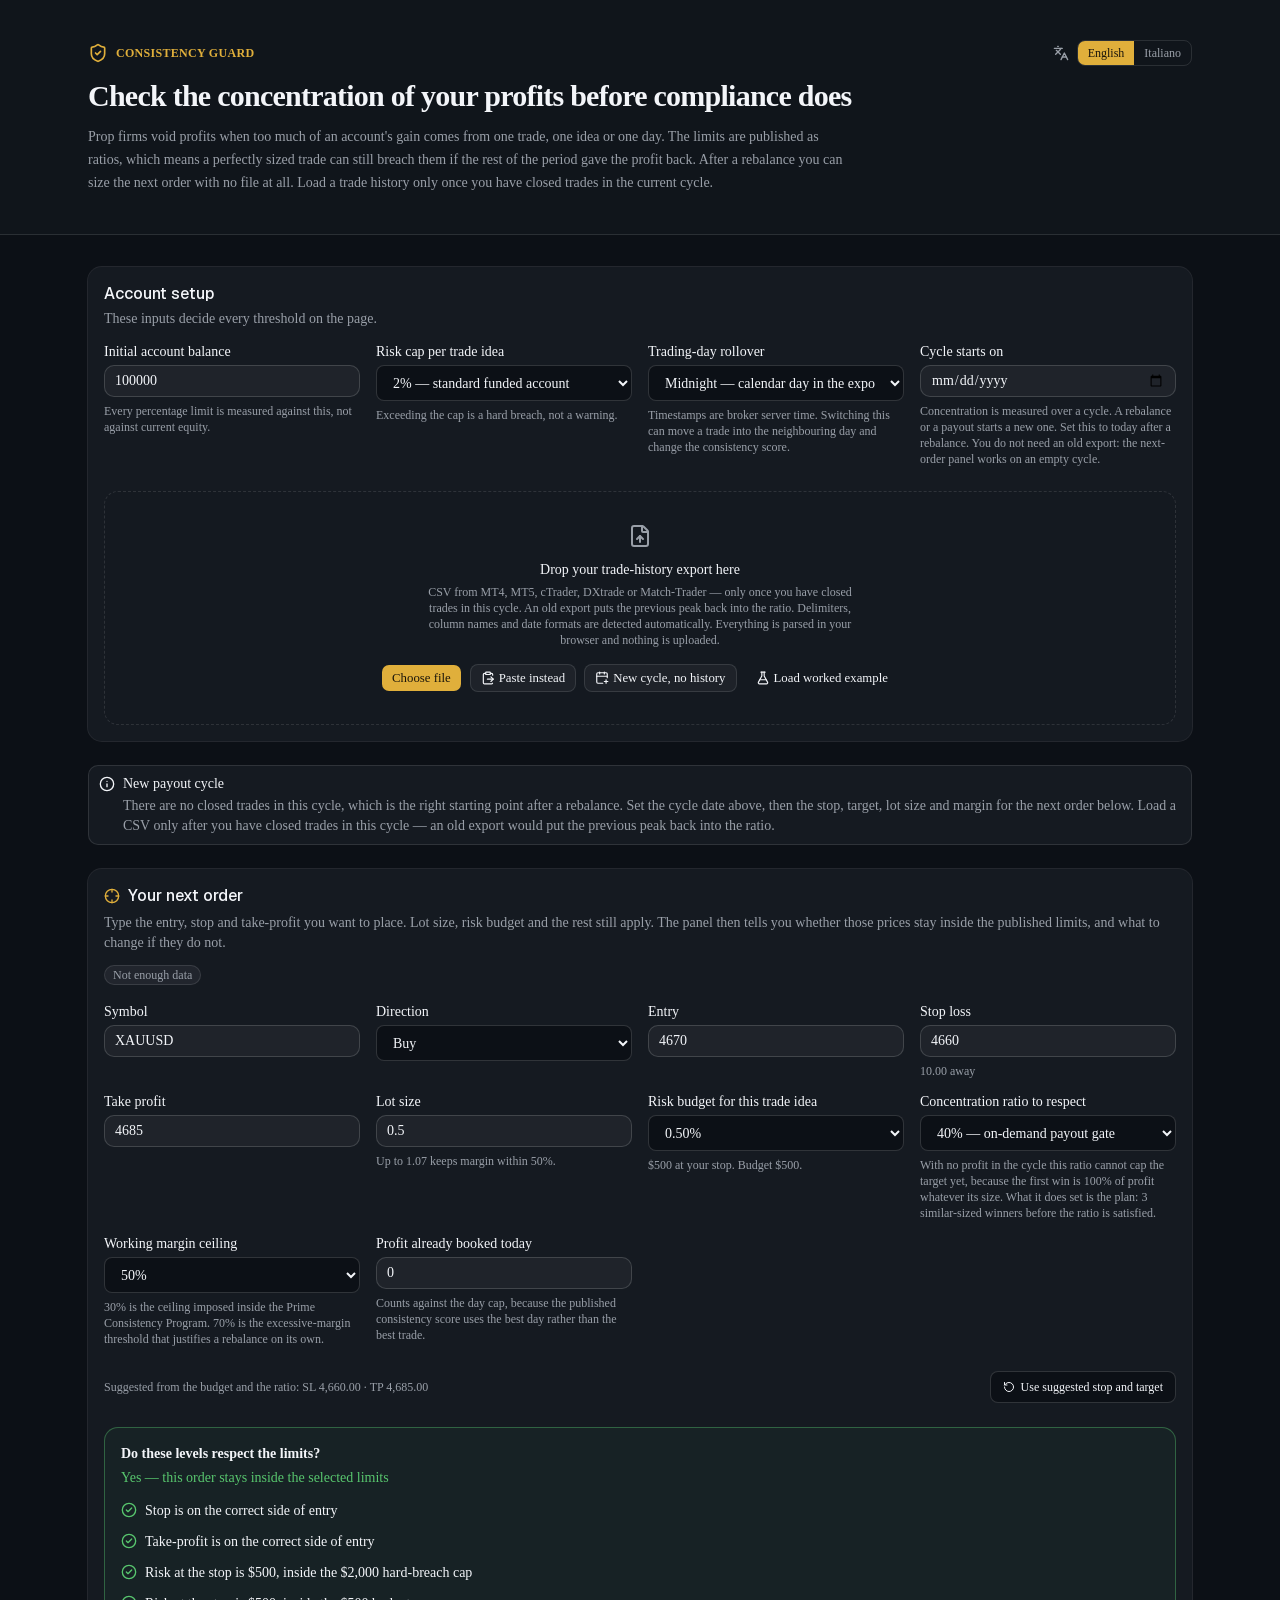
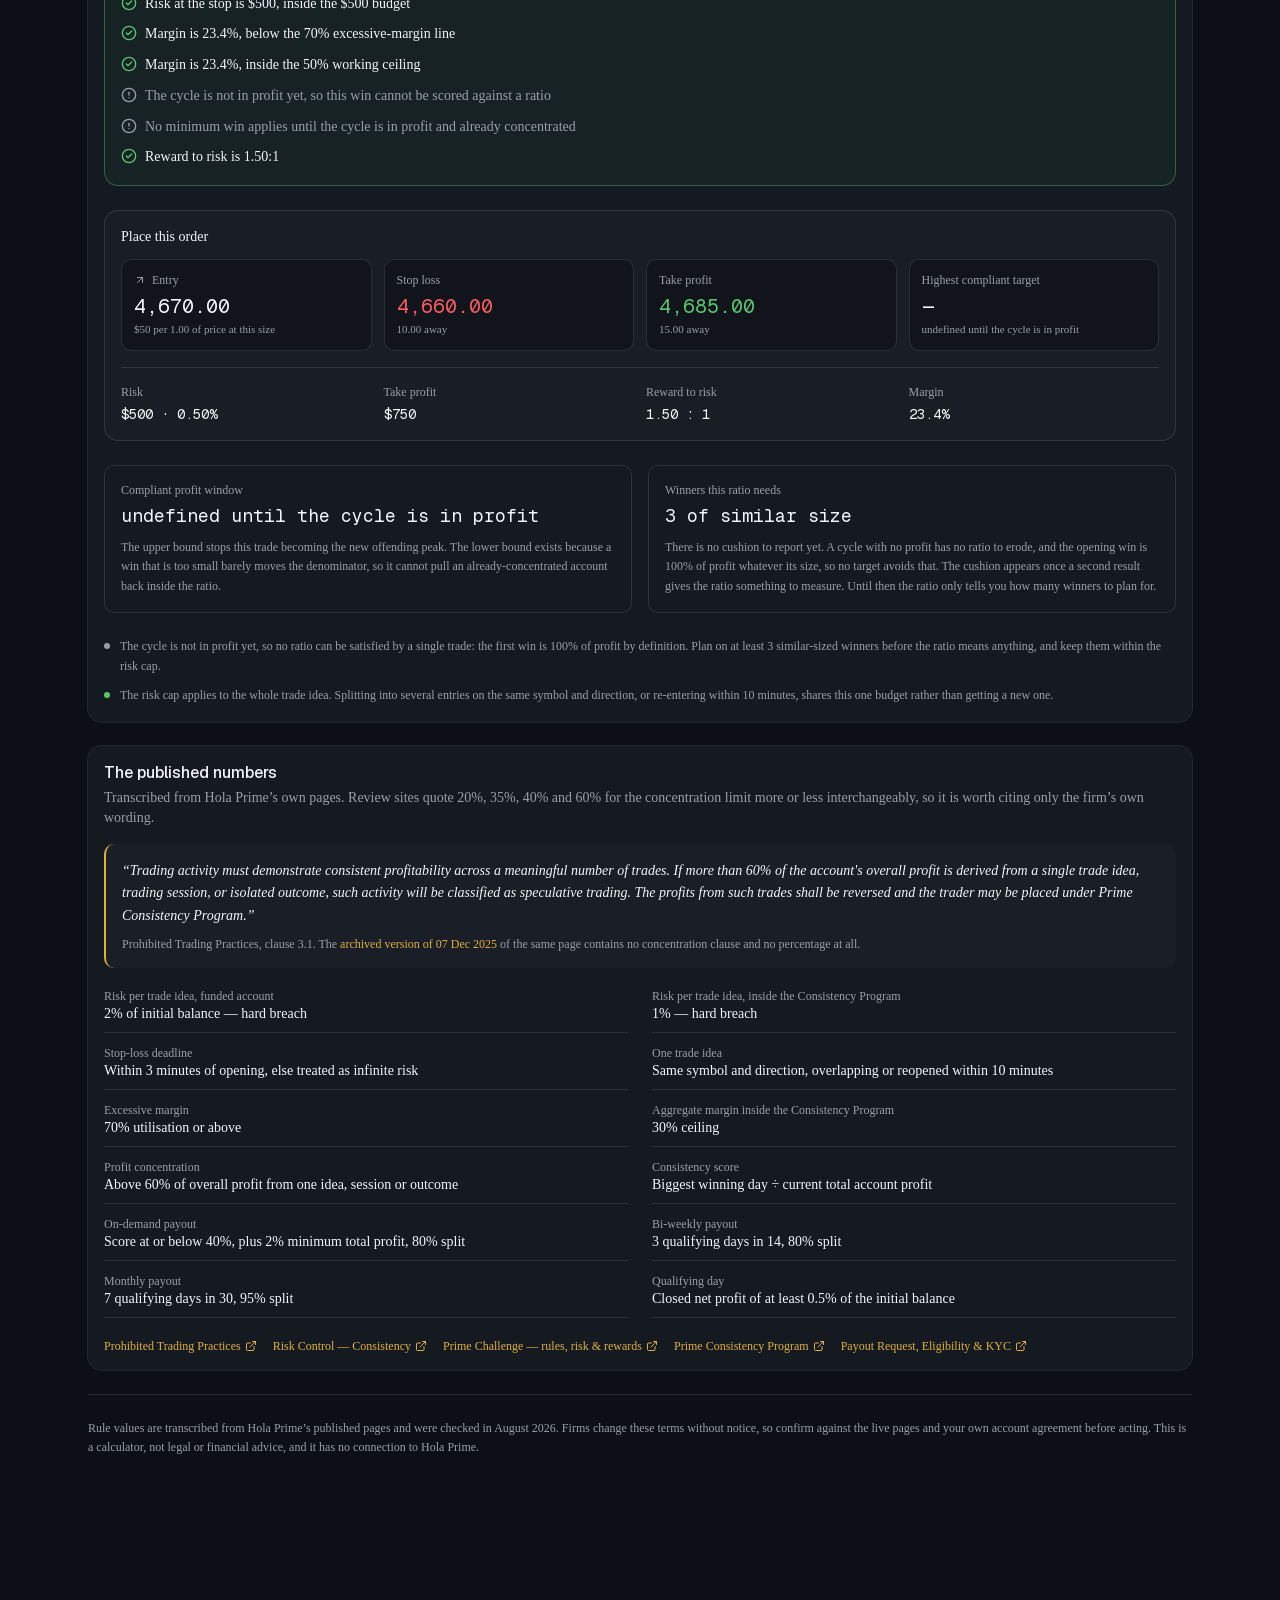
<file: index.html>
<!DOCTYPE html>
<html lang="en">
<head>
  <meta charset="utf-8">
  <meta http-equiv="refresh" content="0;url=/consistency-guard/">
  <link rel="canonical" href="/consistency-guard/">
  <title>Consistency Guard</title>
</head>
<body>
  <p><a href="/consistency-guard/">Open Consistency Guard</a></p>
</body>
</html>
</file>
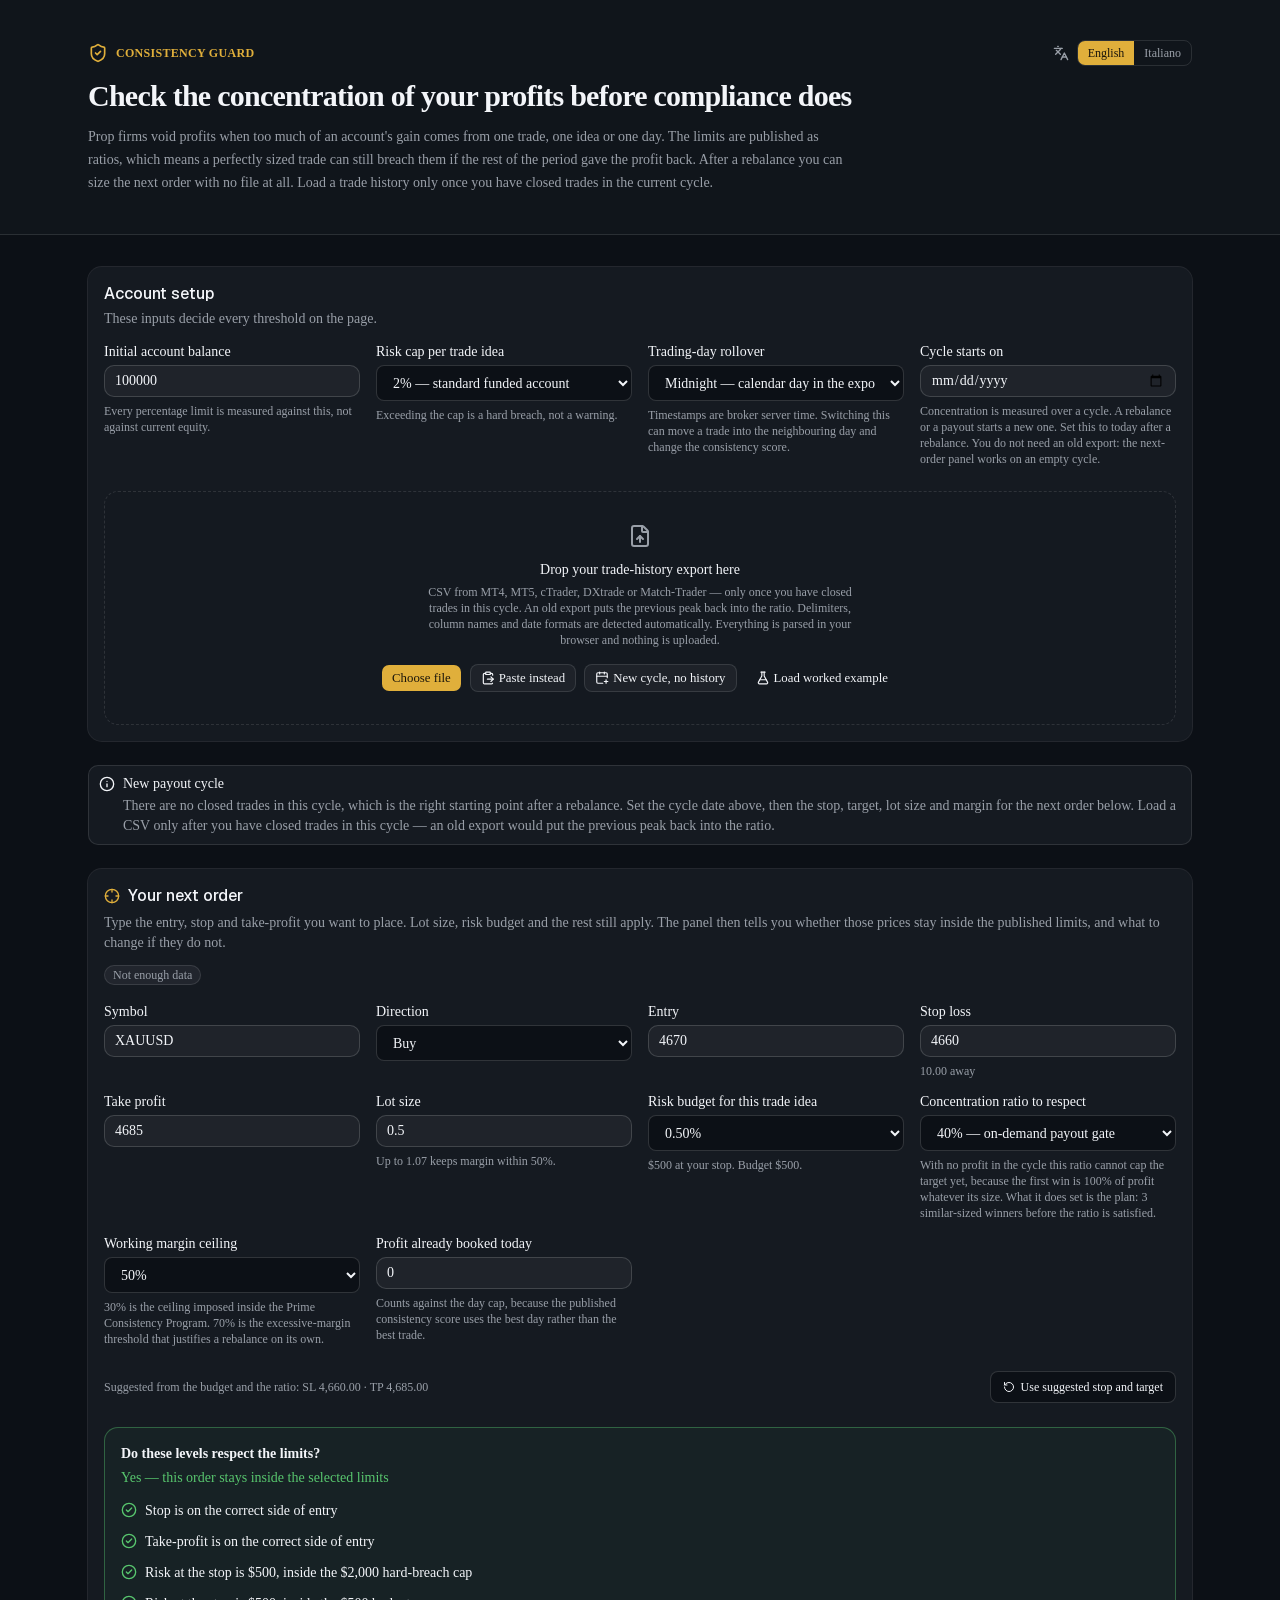
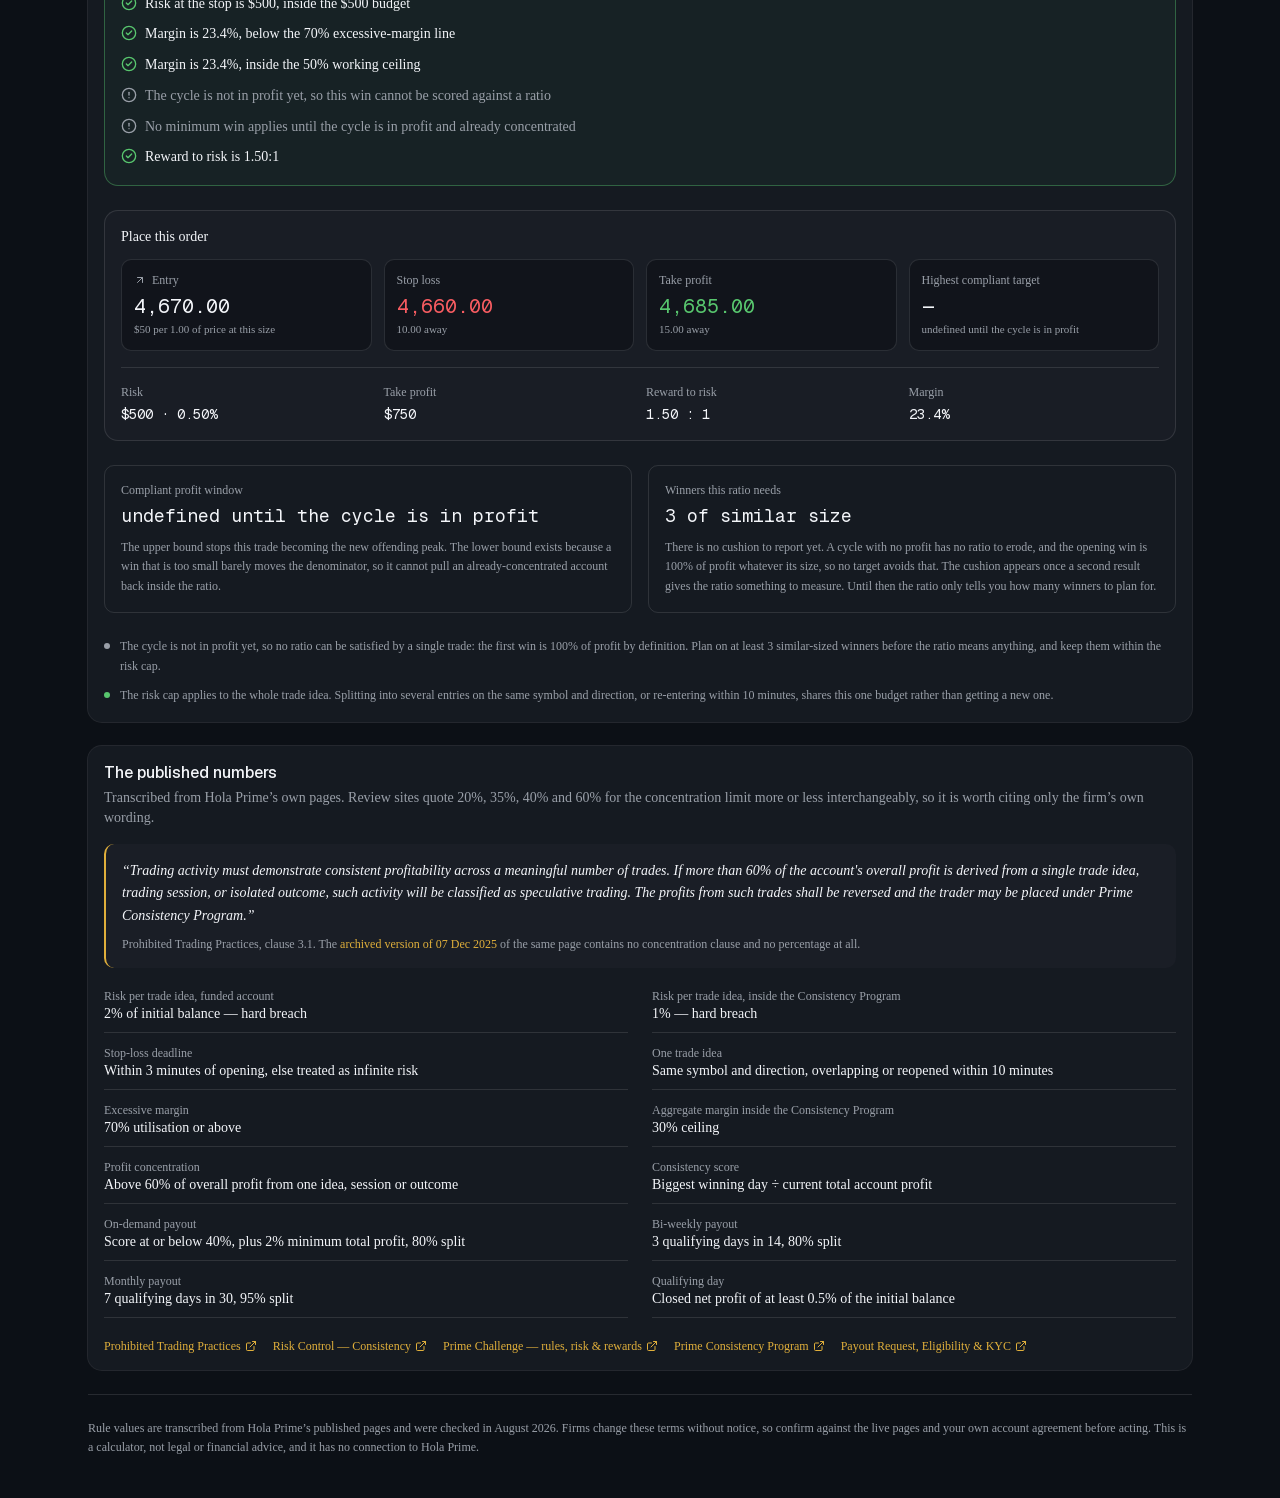
<file: consistency-guard/index.html>
<!DOCTYPE html><html lang="en" class="dark"><head><meta charSet="utf-8"/><meta name="viewport" content="width=device-width, initial-scale=1"/><link rel="preload" href="/consistency-guard/_next/static/media/797e433ab948586e-s.p.0r6juujl39pe6.woff2" as="font" crossorigin="" type="font/woff2"/><link rel="preload" href="/consistency-guard/_next/static/media/caa3a2e1cccd8315-s.p.0wgildi0cnwt9.woff2" as="font" crossorigin="" type="font/woff2"/><link rel="stylesheet" href="/consistency-guard/_next/static/chunks/1eh29z43xv8n6.css" data-precedence="next"/><link rel="preload" as="script" fetchPriority="low" href="/consistency-guard/_next/static/chunks/1inwntv0b4r-7.js"/><script src="/consistency-guard/_next/static/chunks/3trh71z_8tjk6.js" async=""></script><script src="/consistency-guard/_next/static/chunks/02fh7_m5mrih8.js" async=""></script><script src="/consistency-guard/_next/static/chunks/turbopack-2qgq8qbrbggni.js" async=""></script><script src="/consistency-guard/_next/static/chunks/2xuiw1_mtu7ce.js" async="" crossorigin=""></script><script src="/consistency-guard/_next/static/chunks/16h74s-9si-ez.js" async="" crossorigin=""></script><title>Consistency Guard — prop-firm payout compliance checker</title><meta name="description" content="Measure a funded trading account against Hola Prime&#x27;s published concentration, risk and payout rules, and size the next order so a win cannot breach them."/><meta name="next-size-adjust" content=""/><script src="/consistency-guard/_next/static/chunks/0cz1d0mv5g_q7.js" noModule=""></script></head><body class="geist_cfd9e230-module__wMpiTW__variable geist_mono_30718973-module__C72cgW__variable antialiased"><div hidden=""><!--$--><!--/$--></div><div class="min-h-screen bg-background"><header class="border-b bg-card/50"><div class="mx-auto max-w-6xl px-4 py-8 sm:px-6 sm:py-10"><div class="flex flex-wrap items-center justify-between gap-4"><div class="flex items-center gap-2 text-primary"><svg xmlns="http://www.w3.org/2000/svg" width="24" height="24" viewBox="0 0 24 24" fill="none" stroke="currentColor" stroke-width="2" stroke-linecap="round" stroke-linejoin="round" class="lucide lucide-shield-check size-5" aria-hidden="true"><path d="M20 13c0 5-3.5 7.5-7.66 8.95a1 1 0 0 1-.67-.01C7.5 20.5 4 18 4 13V6a1 1 0 0 1 1-1c2 0 4.5-1.2 6.24-2.72a1.17 1.17 0 0 1 1.52 0C14.51 3.81 17 5 19 5a1 1 0 0 1 1 1z"></path><path d="m9 12 2 2 4-4"></path></svg><span class="text-xs font-semibold tracking-wide uppercase">Consistency Guard</span></div><div class="flex items-center gap-2"><svg xmlns="http://www.w3.org/2000/svg" width="24" height="24" viewBox="0 0 24 24" fill="none" stroke="currentColor" stroke-width="2" stroke-linecap="round" stroke-linejoin="round" class="lucide lucide-languages size-4 text-muted-foreground" aria-hidden="true"><path d="m5 8 6 6"></path><path d="m4 14 6-6 2-3"></path><path d="M2 5h12"></path><path d="M7 2h1"></path><path d="m22 22-5-10-5 10"></path><path d="M14 18h6"></path></svg><div role="group" aria-label="Language" class="inline-flex overflow-hidden rounded-md border"><button type="button" aria-pressed="true" class="px-2.5 py-1 text-xs font-medium transition-colors bg-primary text-primary-foreground">English</button><button type="button" aria-pressed="false" class="px-2.5 py-1 text-xs font-medium transition-colors text-muted-foreground hover:bg-accent hover:text-foreground">Italiano</button></div></div></div><h1 class="mt-3 text-2xl font-semibold tracking-tight sm:text-3xl">Check the concentration of your profits before compliance does</h1><p class="mt-3 max-w-3xl text-sm leading-relaxed text-muted-foreground">Prop firms void profits when too much of an account&#x27;s gain comes from one trade, one idea or one day. The limits are published as ratios, which means a perfectly sized trade can still breach them if the rest of the period gave the profit back. After a rebalance you can size the next order with no file at all. Load a trade history only once you have closed trades in the current cycle.</p></div></header><main class="mx-auto max-w-6xl space-y-6 px-4 py-8 sm:px-6"><div data-slot="card" data-size="default" class="group/card flex flex-col gap-(--card-spacing) overflow-hidden rounded-xl bg-card py-(--card-spacing) text-sm text-card-foreground ring-1 ring-foreground/10 [--card-spacing:--spacing(4)] has-data-[slot=card-footer]:pb-0 has-[&gt;img:first-child]:pt-0 data-[size=sm]:[--card-spacing:--spacing(3)] data-[size=sm]:has-data-[slot=card-footer]:pb-0 *:[img:first-child]:rounded-t-xl *:[img:last-child]:rounded-b-xl"><div data-slot="card-header" class="group/card-header @container/card-header grid auto-rows-min items-start gap-1 rounded-t-xl px-(--card-spacing) has-data-[slot=card-action]:grid-cols-[1fr_auto] has-data-[slot=card-description]:grid-rows-[auto_auto] [.border-b]:pb-(--card-spacing)"><div data-slot="card-title" class="font-heading text-base leading-snug font-medium group-data-[size=sm]/card:text-sm">Account setup</div><div data-slot="card-description" class="text-sm text-muted-foreground">These inputs decide every threshold on the page.</div></div><div data-slot="card-content" class="px-(--card-spacing) space-y-6"><div class="grid gap-4 sm:grid-cols-2 lg:grid-cols-4"><div class="space-y-1.5"><label data-slot="label" class="flex items-center gap-2 text-sm leading-none font-medium select-none group-data-[disabled=true]:pointer-events-none group-data-[disabled=true]:opacity-50 peer-disabled:cursor-not-allowed peer-disabled:opacity-50" for="initial-balance">Initial account balance</label><input id="initial-balance" type="number" data-slot="input" min="1000" step="1000" class="h-8 w-full min-w-0 rounded-lg border border-input bg-transparent px-2.5 py-1 text-base transition-colors outline-none file:inline-flex file:h-6 file:border-0 file:bg-transparent file:text-sm file:font-medium file:text-foreground placeholder:text-muted-foreground focus-visible:border-ring focus-visible:ring-3 focus-visible:ring-ring/50 disabled:pointer-events-none disabled:cursor-not-allowed disabled:bg-input/50 disabled:opacity-50 aria-invalid:border-destructive aria-invalid:ring-3 aria-invalid:ring-destructive/20 md:text-sm dark:bg-input/30 dark:disabled:bg-input/80 dark:aria-invalid:border-destructive/50 dark:aria-invalid:ring-destructive/40" value="100000"/><p class="text-xs text-muted-foreground">Every percentage limit is measured against this, not against current equity.</p></div><div class="space-y-1.5"><label data-slot="label" class="flex items-center gap-2 text-sm leading-none font-medium select-none group-data-[disabled=true]:pointer-events-none group-data-[disabled=true]:opacity-50 peer-disabled:cursor-not-allowed peer-disabled:opacity-50" for="risk-limit">Risk cap per trade idea</label><select id="risk-limit" class="h-9 w-full rounded-md border border-input bg-background px-3 text-sm outline-none focus-visible:border-ring focus-visible:ring-[3px] focus-visible:ring-ring/40"><option value="0.02" selected="">2% — standard funded account</option><option value="0.01">1% — Prime Consistency Program</option></select><p class="text-xs text-muted-foreground">Exceeding the cap is a hard breach, not a warning.</p></div><div class="space-y-1.5"><label data-slot="label" class="flex items-center gap-2 text-sm leading-none font-medium select-none group-data-[disabled=true]:pointer-events-none group-data-[disabled=true]:opacity-50 peer-disabled:cursor-not-allowed peer-disabled:opacity-50" for="rollover">Trading-day rollover</label><select id="rollover" class="h-9 w-full rounded-md border border-input bg-background px-3 text-sm outline-none focus-visible:border-ring focus-visible:ring-[3px] focus-visible:ring-ring/40"><option value="0" selected="">Midnight — calendar day in the export</option><option value="17">17:00 — daily-limit reset hour</option></select><p class="text-xs text-muted-foreground">Timestamps are broker server time. Switching this can move a trade into the neighbouring day and change the consistency score.</p></div><div class="space-y-1.5"><label data-slot="label" class="flex items-center gap-2 text-sm leading-none font-medium select-none group-data-[disabled=true]:pointer-events-none group-data-[disabled=true]:opacity-50 peer-disabled:cursor-not-allowed peer-disabled:opacity-50" for="cycle-start">Cycle starts on</label><input id="cycle-start" type="date" data-slot="input" class="h-8 w-full min-w-0 rounded-lg border border-input bg-transparent px-2.5 py-1 text-base transition-colors outline-none file:inline-flex file:h-6 file:border-0 file:bg-transparent file:text-sm file:font-medium file:text-foreground placeholder:text-muted-foreground focus-visible:border-ring focus-visible:ring-3 focus-visible:ring-ring/50 disabled:pointer-events-none disabled:cursor-not-allowed disabled:bg-input/50 disabled:opacity-50 aria-invalid:border-destructive aria-invalid:ring-3 aria-invalid:ring-destructive/20 md:text-sm dark:bg-input/30 dark:disabled:bg-input/80 dark:aria-invalid:border-destructive/50 dark:aria-invalid:ring-destructive/40" value=""/><p class="text-xs text-muted-foreground">Concentration is measured over a cycle. A rebalance or a payout starts a new one. Set this to today after a rebalance. You do not need an old export: the next-order panel works on an empty cycle.</p></div></div><div class="space-y-3"><div class="rounded-xl border border-dashed p-6 text-center transition-colors sm:p-8 border-border bg-card/40"><svg xmlns="http://www.w3.org/2000/svg" width="24" height="24" viewBox="0 0 24 24" fill="none" stroke="currentColor" stroke-width="2" stroke-linecap="round" stroke-linejoin="round" class="lucide lucide-file-up mx-auto size-6 text-muted-foreground" aria-hidden="true"><path d="M6 22a2 2 0 0 1-2-2V4a2 2 0 0 1 2-2h8a2.4 2.4 0 0 1 1.704.706l3.588 3.588A2.4 2.4 0 0 1 20 8v12a2 2 0 0 1-2 2z"></path><path d="M14 2v5a1 1 0 0 0 1 1h5"></path><path d="M12 12v6"></path><path d="m15 15-3-3-3 3"></path></svg><p class="mt-3 text-sm font-medium">Drop your trade-history export here</p><p class="mx-auto mt-1 max-w-md text-xs text-muted-foreground">CSV from MT4, MT5, cTrader, DXtrade or Match-Trader — only once you have closed trades in this cycle. An old export puts the previous peak back into the ratio. Delimiters, column names and date formats are detected automatically. Everything is parsed in your browser and nothing is uploaded.</p><div class="mt-4 flex flex-wrap items-center justify-center gap-2"><button type="button" tabindex="0" data-slot="button" class="group/button inline-flex shrink-0 items-center justify-center border border-transparent bg-clip-padding font-medium whitespace-nowrap transition-all outline-none select-none focus-visible:border-ring focus-visible:ring-3 focus-visible:ring-ring/50 active:not-aria-[haspopup]:translate-y-px disabled:pointer-events-none disabled:opacity-50 aria-invalid:border-destructive aria-invalid:ring-3 aria-invalid:ring-destructive/20 dark:aria-invalid:border-destructive/50 dark:aria-invalid:ring-destructive/40 [&amp;_svg]:pointer-events-none [&amp;_svg]:shrink-0 bg-primary text-primary-foreground hover:bg-primary/80 h-7 gap-1 rounded-[min(var(--radius-md),12px)] px-2.5 text-[0.8rem] in-data-[slot=button-group]:rounded-lg has-data-[icon=inline-end]:pr-1.5 has-data-[icon=inline-start]:pl-1.5 [&amp;_svg:not([class*=&#x27;size-&#x27;])]:size-3.5">Choose file</button><button type="button" tabindex="0" data-slot="button" class="group/button inline-flex shrink-0 items-center justify-center border bg-clip-padding font-medium whitespace-nowrap transition-all outline-none select-none focus-visible:border-ring focus-visible:ring-3 focus-visible:ring-ring/50 active:not-aria-[haspopup]:translate-y-px disabled:pointer-events-none disabled:opacity-50 aria-invalid:border-destructive aria-invalid:ring-3 aria-invalid:ring-destructive/20 dark:aria-invalid:border-destructive/50 dark:aria-invalid:ring-destructive/40 [&amp;_svg]:pointer-events-none [&amp;_svg]:shrink-0 border-border bg-background hover:bg-muted hover:text-foreground aria-expanded:bg-muted aria-expanded:text-foreground dark:border-input dark:bg-input/30 dark:hover:bg-input/50 h-7 gap-1 rounded-[min(var(--radius-md),12px)] px-2.5 text-[0.8rem] in-data-[slot=button-group]:rounded-lg has-data-[icon=inline-end]:pr-1.5 has-data-[icon=inline-start]:pl-1.5 [&amp;_svg:not([class*=&#x27;size-&#x27;])]:size-3.5"><svg xmlns="http://www.w3.org/2000/svg" width="24" height="24" viewBox="0 0 24 24" fill="none" stroke="currentColor" stroke-width="2" stroke-linecap="round" stroke-linejoin="round" class="lucide lucide-clipboard-paste" aria-hidden="true"><path d="M11 14h10"></path><path d="M16 4h2a2 2 0 0 1 2 2v1.344"></path><path d="m17 18 4-4-4-4"></path><path d="M8 4H6a2 2 0 0 0-2 2v14a2 2 0 0 0 2 2h12a2 2 0 0 0 1.793-1.113"></path><rect x="8" y="2" width="8" height="4" rx="1"></rect></svg>Paste instead</button><button type="button" tabindex="0" data-slot="button" class="group/button inline-flex shrink-0 items-center justify-center border bg-clip-padding font-medium whitespace-nowrap transition-all outline-none select-none focus-visible:border-ring focus-visible:ring-3 focus-visible:ring-ring/50 active:not-aria-[haspopup]:translate-y-px disabled:pointer-events-none disabled:opacity-50 aria-invalid:border-destructive aria-invalid:ring-3 aria-invalid:ring-destructive/20 dark:aria-invalid:border-destructive/50 dark:aria-invalid:ring-destructive/40 [&amp;_svg]:pointer-events-none [&amp;_svg]:shrink-0 border-border bg-background hover:bg-muted hover:text-foreground aria-expanded:bg-muted aria-expanded:text-foreground dark:border-input dark:bg-input/30 dark:hover:bg-input/50 h-7 gap-1 rounded-[min(var(--radius-md),12px)] px-2.5 text-[0.8rem] in-data-[slot=button-group]:rounded-lg has-data-[icon=inline-end]:pr-1.5 has-data-[icon=inline-start]:pl-1.5 [&amp;_svg:not([class*=&#x27;size-&#x27;])]:size-3.5"><svg xmlns="http://www.w3.org/2000/svg" width="24" height="24" viewBox="0 0 24 24" fill="none" stroke="currentColor" stroke-width="2" stroke-linecap="round" stroke-linejoin="round" class="lucide lucide-calendar-plus" aria-hidden="true"><path d="M16 18h6"></path><path d="M16 2v3"></path><path d="M19 15v6"></path><path d="M21 11.5V5a2 2 0 00-2-2H5a2 2 0 00-2 2v14a2 2 0 002 2h8.3"></path><path d="M3 9h18"></path><path d="M8 2v3"></path></svg>New cycle, no history</button><button type="button" tabindex="0" data-slot="button" class="group/button inline-flex shrink-0 items-center justify-center border border-transparent bg-clip-padding font-medium whitespace-nowrap transition-all outline-none select-none focus-visible:border-ring focus-visible:ring-3 focus-visible:ring-ring/50 active:not-aria-[haspopup]:translate-y-px disabled:pointer-events-none disabled:opacity-50 aria-invalid:border-destructive aria-invalid:ring-3 aria-invalid:ring-destructive/20 dark:aria-invalid:border-destructive/50 dark:aria-invalid:ring-destructive/40 [&amp;_svg]:pointer-events-none [&amp;_svg]:shrink-0 hover:bg-muted hover:text-foreground aria-expanded:bg-muted aria-expanded:text-foreground dark:hover:bg-muted/50 h-7 gap-1 rounded-[min(var(--radius-md),12px)] px-2.5 text-[0.8rem] in-data-[slot=button-group]:rounded-lg has-data-[icon=inline-end]:pr-1.5 has-data-[icon=inline-start]:pl-1.5 [&amp;_svg:not([class*=&#x27;size-&#x27;])]:size-3.5"><svg xmlns="http://www.w3.org/2000/svg" width="24" height="24" viewBox="0 0 24 24" fill="none" stroke="currentColor" stroke-width="2" stroke-linecap="round" stroke-linejoin="round" class="lucide lucide-flask-conical" aria-hidden="true"><path d="M14 2v6a2 2 0 0 0 .245.96l5.51 10.08A2 2 0 0 1 18 22H6a2 2 0 0 1-1.755-2.96l5.51-10.08A2 2 0 0 0 10 8V2"></path><path d="M6.453 15h11.094"></path><path d="M8.5 2h7"></path></svg>Load worked example</button></div><input type="file" accept=".csv,.txt,.tsv,text/csv,text/plain" class="hidden"/></div></div></div></div><div data-slot="alert" role="alert" class="group/alert relative grid w-full gap-0.5 rounded-lg border px-2.5 py-2 text-left text-sm has-data-[slot=alert-action]:relative has-data-[slot=alert-action]:pr-18 has-[&gt;svg]:grid-cols-[auto_1fr] has-[&gt;svg]:gap-x-2 *:[svg]:row-span-2 *:[svg]:translate-y-0.5 *:[svg]:text-current *:[svg:not([class*=&#x27;size-&#x27;])]:size-4 bg-card text-card-foreground"><svg xmlns="http://www.w3.org/2000/svg" width="24" height="24" viewBox="0 0 24 24" fill="none" stroke="currentColor" stroke-width="2" stroke-linecap="round" stroke-linejoin="round" class="lucide lucide-info" aria-hidden="true"><circle cx="12" cy="12" r="10"></circle><path d="M12 16v-4"></path><path d="M12 8h.01"></path></svg><div data-slot="alert-title" class="font-medium group-has-[&gt;svg]/alert:col-start-2 [&amp;_a]:underline [&amp;_a]:underline-offset-3 [&amp;_a]:hover:text-foreground">New payout cycle</div><div data-slot="alert-description" class="text-sm text-balance text-muted-foreground md:text-pretty [&amp;_a]:underline [&amp;_a]:underline-offset-3 [&amp;_a]:hover:text-foreground [&amp;_p:not(:last-child)]:mb-4">There are no closed trades in this cycle, which is the right starting point after a rebalance. Set the cycle date above, then the stop, target, lot size and margin for the next order below. Load a CSV only after you have closed trades in this cycle — an old export would put the previous peak back into the ratio.</div></div><div data-slot="card" data-size="default" class="group/card flex flex-col gap-(--card-spacing) overflow-hidden rounded-xl bg-card py-(--card-spacing) text-sm text-card-foreground ring-1 ring-foreground/10 [--card-spacing:--spacing(4)] has-data-[slot=card-footer]:pb-0 has-[&gt;img:first-child]:pt-0 data-[size=sm]:[--card-spacing:--spacing(3)] data-[size=sm]:has-data-[slot=card-footer]:pb-0 *:[img:first-child]:rounded-t-xl *:[img:last-child]:rounded-b-xl" id="next-order"><div data-slot="card-header" class="group/card-header @container/card-header grid auto-rows-min items-start gap-1 rounded-t-xl px-(--card-spacing) has-data-[slot=card-action]:grid-cols-[1fr_auto] has-data-[slot=card-description]:grid-rows-[auto_auto] [.border-b]:pb-(--card-spacing)"><div class="flex flex-wrap items-start justify-between gap-3"><div><div data-slot="card-title" class="font-heading text-base leading-snug font-medium group-data-[size=sm]/card:text-sm flex items-center gap-2"><svg xmlns="http://www.w3.org/2000/svg" width="24" height="24" viewBox="0 0 24 24" fill="none" stroke="currentColor" stroke-width="2" stroke-linecap="round" stroke-linejoin="round" class="lucide lucide-crosshair size-4 text-primary" aria-hidden="true"><circle cx="12" cy="12" r="10"></circle><line x1="22" x2="18" y1="12" y2="12"></line><line x1="6" x2="2" y1="12" y2="12"></line><line x1="12" x2="12" y1="6" y2="2"></line><line x1="12" x2="12" y1="22" y2="18"></line></svg>Your next order</div><div data-slot="card-description" class="text-sm text-muted-foreground mt-1.5">Type the entry, stop and take-profit you want to place. Lot size, risk budget and the rest still apply. The panel then tells you whether those prices stay inside the published limits, and what to change if they do not.</div></div><span data-slot="badge" data-variant="default" class="group/badge inline-flex h-5 w-fit items-center justify-center gap-1 overflow-hidden rounded-4xl px-2 py-0.5 text-xs font-medium whitespace-nowrap transition-all focus-visible:border-ring focus-visible:ring-[3px] focus-visible:ring-ring/50 has-data-[icon=inline-end]:pr-1.5 has-data-[icon=inline-start]:pl-1.5 aria-invalid:border-destructive aria-invalid:ring-destructive/20 dark:aria-invalid:ring-destructive/40 [&amp;&gt;svg]:pointer-events-none [&amp;&gt;svg]:size-3! [a]:hover:bg-primary/80 shrink-0 border border-border bg-muted text-muted-foreground">Not enough data</span></div></div><div data-slot="card-content" class="px-(--card-spacing) space-y-6"><div class="grid gap-4 sm:grid-cols-2 lg:grid-cols-4"><div class="space-y-1.5"><label data-slot="label" class="flex items-center gap-2 text-sm leading-none font-medium select-none group-data-[disabled=true]:pointer-events-none group-data-[disabled=true]:opacity-50 peer-disabled:cursor-not-allowed peer-disabled:opacity-50" for="nt-symbol">Symbol</label><input id="nt-symbol" data-slot="input" list="nt-symbol-options" class="h-8 w-full min-w-0 rounded-lg border border-input bg-transparent px-2.5 py-1 text-base transition-colors outline-none file:inline-flex file:h-6 file:border-0 file:bg-transparent file:text-sm file:font-medium file:text-foreground placeholder:text-muted-foreground focus-visible:border-ring focus-visible:ring-3 focus-visible:ring-ring/50 disabled:pointer-events-none disabled:cursor-not-allowed disabled:bg-input/50 disabled:opacity-50 aria-invalid:border-destructive aria-invalid:ring-3 aria-invalid:ring-destructive/20 md:text-sm dark:bg-input/30 dark:disabled:bg-input/80 dark:aria-invalid:border-destructive/50 dark:aria-invalid:ring-destructive/40" value="XAUUSD"/><datalist id="nt-symbol-options"></datalist></div><div class="space-y-1.5"><label data-slot="label" class="flex items-center gap-2 text-sm leading-none font-medium select-none group-data-[disabled=true]:pointer-events-none group-data-[disabled=true]:opacity-50 peer-disabled:cursor-not-allowed peer-disabled:opacity-50" for="nt-direction">Direction</label><select id="nt-direction" class="h-9 w-full rounded-md border border-input bg-background px-3 text-sm outline-none focus-visible:border-ring focus-visible:ring-[3px] focus-visible:ring-ring/40"><option value="buy" selected="">Buy</option><option value="sell">Sell</option></select></div><div class="space-y-1.5"><label data-slot="label" class="flex items-center gap-2 text-sm leading-none font-medium select-none group-data-[disabled=true]:pointer-events-none group-data-[disabled=true]:opacity-50 peer-disabled:cursor-not-allowed peer-disabled:opacity-50" for="nt-entry">Entry</label><input id="nt-entry" type="number" data-slot="input" step="any" min="0" class="h-8 w-full min-w-0 rounded-lg border border-input bg-transparent px-2.5 py-1 text-base transition-colors outline-none file:inline-flex file:h-6 file:border-0 file:bg-transparent file:text-sm file:font-medium file:text-foreground placeholder:text-muted-foreground focus-visible:border-ring focus-visible:ring-3 focus-visible:ring-ring/50 disabled:pointer-events-none disabled:cursor-not-allowed disabled:bg-input/50 disabled:opacity-50 aria-invalid:border-destructive aria-invalid:ring-3 aria-invalid:ring-destructive/20 md:text-sm dark:bg-input/30 dark:disabled:bg-input/80 dark:aria-invalid:border-destructive/50 dark:aria-invalid:ring-destructive/40" value="4670"/></div><div class="space-y-1.5"><label data-slot="label" class="flex items-center gap-2 text-sm leading-none font-medium select-none group-data-[disabled=true]:pointer-events-none group-data-[disabled=true]:opacity-50 peer-disabled:cursor-not-allowed peer-disabled:opacity-50" for="nt-stop">Stop loss</label><input id="nt-stop" type="number" data-slot="input" step="any" min="0" aria-invalid="false" aria-describedby="nt-limits" class="h-8 w-full min-w-0 rounded-lg border border-input bg-transparent px-2.5 py-1 text-base transition-colors outline-none file:inline-flex file:h-6 file:border-0 file:bg-transparent file:text-sm file:font-medium file:text-foreground placeholder:text-muted-foreground focus-visible:border-ring focus-visible:ring-3 focus-visible:ring-ring/50 disabled:pointer-events-none disabled:cursor-not-allowed disabled:bg-input/50 disabled:opacity-50 aria-invalid:border-destructive aria-invalid:ring-3 aria-invalid:ring-destructive/20 md:text-sm dark:bg-input/30 dark:disabled:bg-input/80 dark:aria-invalid:border-destructive/50 dark:aria-invalid:ring-destructive/40" value="4660"/><p class="text-xs text-muted-foreground">10.00 away</p></div><div class="space-y-1.5"><label data-slot="label" class="flex items-center gap-2 text-sm leading-none font-medium select-none group-data-[disabled=true]:pointer-events-none group-data-[disabled=true]:opacity-50 peer-disabled:cursor-not-allowed peer-disabled:opacity-50" for="nt-target">Take profit</label><input id="nt-target" type="number" data-slot="input" step="any" min="0" aria-invalid="false" aria-describedby="nt-limits" class="h-8 w-full min-w-0 rounded-lg border border-input bg-transparent px-2.5 py-1 text-base transition-colors outline-none file:inline-flex file:h-6 file:border-0 file:bg-transparent file:text-sm file:font-medium file:text-foreground placeholder:text-muted-foreground focus-visible:border-ring focus-visible:ring-3 focus-visible:ring-ring/50 disabled:pointer-events-none disabled:cursor-not-allowed disabled:bg-input/50 disabled:opacity-50 aria-invalid:border-destructive aria-invalid:ring-3 aria-invalid:ring-destructive/20 md:text-sm dark:bg-input/30 dark:disabled:bg-input/80 dark:aria-invalid:border-destructive/50 dark:aria-invalid:ring-destructive/40" value="4685"/></div><div class="space-y-1.5"><label data-slot="label" class="flex items-center gap-2 text-sm leading-none font-medium select-none group-data-[disabled=true]:pointer-events-none group-data-[disabled=true]:opacity-50 peer-disabled:cursor-not-allowed peer-disabled:opacity-50" for="nt-lots">Lot size</label><input id="nt-lots" type="number" data-slot="input" step="0.01" min="0.01" class="h-8 w-full min-w-0 rounded-lg border border-input bg-transparent px-2.5 py-1 text-base transition-colors outline-none file:inline-flex file:h-6 file:border-0 file:bg-transparent file:text-sm file:font-medium file:text-foreground placeholder:text-muted-foreground focus-visible:border-ring focus-visible:ring-3 focus-visible:ring-ring/50 disabled:pointer-events-none disabled:cursor-not-allowed disabled:bg-input/50 disabled:opacity-50 aria-invalid:border-destructive aria-invalid:ring-3 aria-invalid:ring-destructive/20 md:text-sm dark:bg-input/30 dark:disabled:bg-input/80 dark:aria-invalid:border-destructive/50 dark:aria-invalid:ring-destructive/40" value="0.5"/><p class="text-xs text-muted-foreground">Up to 1.07 keeps margin within 50%.</p></div><div class="space-y-1.5"><label data-slot="label" class="flex items-center gap-2 text-sm leading-none font-medium select-none group-data-[disabled=true]:pointer-events-none group-data-[disabled=true]:opacity-50 peer-disabled:cursor-not-allowed peer-disabled:opacity-50" for="nt-risk">Risk budget for this trade idea</label><select id="nt-risk" class="h-9 w-full rounded-md border border-input bg-background px-3 text-sm outline-none focus-visible:border-ring focus-visible:ring-[3px] focus-visible:ring-ring/40"><option value="0.0025">0.25%</option><option value="0.005" selected="">0.50%</option><option value="0.0075">0.75%</option><option value="0.01">1.00%</option><option value="0.015">1.50%</option><option value="0.02">2.00%</option></select><p class="text-xs text-muted-foreground">$500 at your stop. Budget $500.</p></div><div class="space-y-1.5"><label data-slot="label" class="flex items-center gap-2 text-sm leading-none font-medium select-none group-data-[disabled=true]:pointer-events-none group-data-[disabled=true]:opacity-50 peer-disabled:cursor-not-allowed peer-disabled:opacity-50" for="nt-threshold">Concentration ratio to respect</label><select id="nt-threshold" class="h-9 w-full rounded-md border border-input bg-background px-3 text-sm outline-none focus-visible:border-ring focus-visible:ring-[3px] focus-visible:ring-ring/40"><option value="0.6">60% — the clause 3.1 hard limit</option><option value="0.4" selected="">40% — on-demand payout gate</option><option value="0.2">20% — the band described as excellent</option></select><p class="text-xs text-muted-foreground">With no profit in the cycle this ratio cannot cap the target yet, because the first win is 100% of profit whatever its size. What it does set is the plan: 3 similar-sized winners before the ratio is satisfied.</p></div><div class="space-y-1.5"><label data-slot="label" class="flex items-center gap-2 text-sm leading-none font-medium select-none group-data-[disabled=true]:pointer-events-none group-data-[disabled=true]:opacity-50 peer-disabled:cursor-not-allowed peer-disabled:opacity-50" for="nt-margin">Working margin ceiling</label><select id="nt-margin" class="h-9 w-full rounded-md border border-input bg-background px-3 text-sm outline-none focus-visible:border-ring focus-visible:ring-[3px] focus-visible:ring-ring/40"><option value="0.3">30%</option><option value="0.5" selected="">50%</option><option value="0.7">70%</option></select><p class="text-xs text-muted-foreground">30% is the ceiling imposed inside the Prime Consistency Program. 70% is the excessive-margin threshold that justifies a rebalance on its own.</p></div><div class="space-y-1.5"><label data-slot="label" class="flex items-center gap-2 text-sm leading-none font-medium select-none group-data-[disabled=true]:pointer-events-none group-data-[disabled=true]:opacity-50 peer-disabled:cursor-not-allowed peer-disabled:opacity-50" for="nt-today">Profit already booked today</label><input id="nt-today" type="number" data-slot="input" step="50" class="h-8 w-full min-w-0 rounded-lg border border-input bg-transparent px-2.5 py-1 text-base transition-colors outline-none file:inline-flex file:h-6 file:border-0 file:bg-transparent file:text-sm file:font-medium file:text-foreground placeholder:text-muted-foreground focus-visible:border-ring focus-visible:ring-3 focus-visible:ring-ring/50 disabled:pointer-events-none disabled:cursor-not-allowed disabled:bg-input/50 disabled:opacity-50 aria-invalid:border-destructive aria-invalid:ring-3 aria-invalid:ring-destructive/20 md:text-sm dark:bg-input/30 dark:disabled:bg-input/80 dark:aria-invalid:border-destructive/50 dark:aria-invalid:ring-destructive/40" value="0"/><p class="text-xs text-muted-foreground">Counts against the day cap, because the published consistency score uses the best day rather than the best trade.</p></div></div><div class="flex flex-wrap items-center justify-between gap-3"><p class="text-xs text-muted-foreground">Suggested from the budget and the ratio: SL 4,660.00 · TP 4,685.00</p><button type="button" class="inline-flex h-8 items-center gap-1.5 rounded-md border border-input bg-background px-3 text-xs font-medium hover:bg-muted"><svg xmlns="http://www.w3.org/2000/svg" width="24" height="24" viewBox="0 0 24 24" fill="none" stroke="currentColor" stroke-width="2" stroke-linecap="round" stroke-linejoin="round" class="lucide lucide-rotate-ccw size-3" aria-hidden="true"><path d="M3 12a9 9 0 1 0 9-9 9.75 9.75 0 0 0-6.74 2.74L3 8"></path><path d="M3 3v5h5"></path></svg>Use suggested stop and target</button></div><div id="nt-limits" role="status" aria-live="polite" class="rounded-xl border p-4 space-y-3 border-positive/40 bg-positive/5"><div><p class="text-sm font-semibold">Do these levels respect the limits?</p><p class="mt-1 text-sm font-medium text-positive">Yes — this order stays inside the selected limits</p></div><ul class="space-y-2"><li class="flex items-start gap-2 text-sm leading-relaxed"><svg xmlns="http://www.w3.org/2000/svg" width="24" height="24" viewBox="0 0 24 24" fill="none" stroke="currentColor" stroke-width="2" stroke-linecap="round" stroke-linejoin="round" class="lucide lucide-circle-check mt-0.5 size-4 shrink-0 text-positive" aria-hidden="true"><circle cx="12" cy="12" r="10"></circle><path d="m16 9-5.5 5.5L8 12"></path></svg><span class="text-foreground">Stop is on the correct side of entry</span></li><li class="flex items-start gap-2 text-sm leading-relaxed"><svg xmlns="http://www.w3.org/2000/svg" width="24" height="24" viewBox="0 0 24 24" fill="none" stroke="currentColor" stroke-width="2" stroke-linecap="round" stroke-linejoin="round" class="lucide lucide-circle-check mt-0.5 size-4 shrink-0 text-positive" aria-hidden="true"><circle cx="12" cy="12" r="10"></circle><path d="m16 9-5.5 5.5L8 12"></path></svg><span class="text-foreground">Take-profit is on the correct side of entry</span></li><li class="flex items-start gap-2 text-sm leading-relaxed"><svg xmlns="http://www.w3.org/2000/svg" width="24" height="24" viewBox="0 0 24 24" fill="none" stroke="currentColor" stroke-width="2" stroke-linecap="round" stroke-linejoin="round" class="lucide lucide-circle-check mt-0.5 size-4 shrink-0 text-positive" aria-hidden="true"><circle cx="12" cy="12" r="10"></circle><path d="m16 9-5.5 5.5L8 12"></path></svg><span class="text-foreground">Risk at the stop is $500, inside the $2,000 hard-breach cap</span></li><li class="flex items-start gap-2 text-sm leading-relaxed"><svg xmlns="http://www.w3.org/2000/svg" width="24" height="24" viewBox="0 0 24 24" fill="none" stroke="currentColor" stroke-width="2" stroke-linecap="round" stroke-linejoin="round" class="lucide lucide-circle-check mt-0.5 size-4 shrink-0 text-positive" aria-hidden="true"><circle cx="12" cy="12" r="10"></circle><path d="m16 9-5.5 5.5L8 12"></path></svg><span class="text-foreground">Risk at the stop is $500, inside the $500 budget</span></li><li class="flex items-start gap-2 text-sm leading-relaxed"><svg xmlns="http://www.w3.org/2000/svg" width="24" height="24" viewBox="0 0 24 24" fill="none" stroke="currentColor" stroke-width="2" stroke-linecap="round" stroke-linejoin="round" class="lucide lucide-circle-check mt-0.5 size-4 shrink-0 text-positive" aria-hidden="true"><circle cx="12" cy="12" r="10"></circle><path d="m16 9-5.5 5.5L8 12"></path></svg><span class="text-foreground">Margin is 23.4%, below the 70% excessive-margin line</span></li><li class="flex items-start gap-2 text-sm leading-relaxed"><svg xmlns="http://www.w3.org/2000/svg" width="24" height="24" viewBox="0 0 24 24" fill="none" stroke="currentColor" stroke-width="2" stroke-linecap="round" stroke-linejoin="round" class="lucide lucide-circle-check mt-0.5 size-4 shrink-0 text-positive" aria-hidden="true"><circle cx="12" cy="12" r="10"></circle><path d="m16 9-5.5 5.5L8 12"></path></svg><span class="text-foreground">Margin is 23.4%, inside the 50% working ceiling</span></li><li class="flex items-start gap-2 text-sm leading-relaxed"><svg xmlns="http://www.w3.org/2000/svg" width="24" height="24" viewBox="0 0 24 24" fill="none" stroke="currentColor" stroke-width="2" stroke-linecap="round" stroke-linejoin="round" class="lucide lucide-circle-alert mt-0.5 size-4 shrink-0 text-muted-foreground" aria-hidden="true"><circle cx="12" cy="12" r="10"></circle><line x1="12" x2="12" y1="8" y2="12"></line><line x1="12" x2="12.01" y1="16" y2="16"></line></svg><span class="text-muted-foreground">The cycle is not in profit yet, so this win cannot be scored against a ratio</span></li><li class="flex items-start gap-2 text-sm leading-relaxed"><svg xmlns="http://www.w3.org/2000/svg" width="24" height="24" viewBox="0 0 24 24" fill="none" stroke="currentColor" stroke-width="2" stroke-linecap="round" stroke-linejoin="round" class="lucide lucide-circle-alert mt-0.5 size-4 shrink-0 text-muted-foreground" aria-hidden="true"><circle cx="12" cy="12" r="10"></circle><line x1="12" x2="12" y1="8" y2="12"></line><line x1="12" x2="12.01" y1="16" y2="16"></line></svg><span class="text-muted-foreground">No minimum win applies until the cycle is in profit and already concentrated</span></li><li class="flex items-start gap-2 text-sm leading-relaxed"><svg xmlns="http://www.w3.org/2000/svg" width="24" height="24" viewBox="0 0 24 24" fill="none" stroke="currentColor" stroke-width="2" stroke-linecap="round" stroke-linejoin="round" class="lucide lucide-circle-check mt-0.5 size-4 shrink-0 text-positive" aria-hidden="true"><circle cx="12" cy="12" r="10"></circle><path d="m16 9-5.5 5.5L8 12"></path></svg><span class="text-foreground">Reward to risk is 1.50:1</span></li></ul></div><div class="rounded-xl border bg-muted/40 p-4"><p class="mb-3 text-sm font-medium">Place this order</p><div class="grid gap-3 sm:grid-cols-2 lg:grid-cols-4"><div class="rounded-lg border bg-background/60 p-3"><p class="flex items-center gap-1.5 text-xs text-muted-foreground"><svg xmlns="http://www.w3.org/2000/svg" width="24" height="24" viewBox="0 0 24 24" fill="none" stroke="currentColor" stroke-width="2" stroke-linecap="round" stroke-linejoin="round" class="lucide lucide-arrow-up-right size-3" aria-hidden="true"><path d="M7 7h10v10"></path><path d="M7 17 17 7"></path></svg>Entry</p><p class="mt-1 font-mono text-xl tabular-nums">4,670.00</p><p class="mt-0.5 text-[11px] text-muted-foreground">$50 per 1.00 of price at this size</p></div><div class="rounded-lg border bg-background/60 p-3"><p class="flex items-center gap-1.5 text-xs text-muted-foreground">Stop loss</p><p class="mt-1 font-mono text-xl tabular-nums text-negative">4,660.00</p><p class="mt-0.5 text-[11px] text-muted-foreground">10.00 away</p></div><div class="rounded-lg border bg-background/60 p-3"><p class="flex items-center gap-1.5 text-xs text-muted-foreground">Take profit</p><p class="mt-1 font-mono text-xl tabular-nums text-positive">4,685.00</p><p class="mt-0.5 text-[11px] text-muted-foreground">15.00 away</p></div><div class="rounded-lg border bg-background/60 p-3"><p class="flex items-center gap-1.5 text-xs text-muted-foreground">Highest compliant target</p><p class="mt-1 font-mono text-xl tabular-nums">—</p><p class="mt-0.5 text-[11px] text-muted-foreground">undefined until the cycle is in profit</p></div></div><div class="mt-4 grid gap-3 border-t pt-4 text-xs sm:grid-cols-4"><div><p class="text-muted-foreground">Risk</p><p class="mt-1 font-mono text-sm tabular-nums">$500<!-- --> · <!-- -->0.50%</p></div><div><p class="text-muted-foreground">Take profit</p><p class="mt-1 font-mono text-sm tabular-nums">$750</p></div><div><p class="text-muted-foreground">Reward to risk</p><p class="mt-1 font-mono text-sm tabular-nums">1.50 : 1</p></div><div><p class="text-muted-foreground">Margin</p><p class="mt-1 font-mono text-sm tabular-nums">23.4%</p></div></div></div><div class="grid gap-4 lg:grid-cols-2"><div class="rounded-lg border p-4"><p class="text-xs text-muted-foreground">Compliant profit window</p><p class="mt-1 font-mono text-lg tabular-nums">undefined until the cycle is in profit</p><p class="mt-2 text-xs leading-relaxed text-muted-foreground">The upper bound stops this trade becoming the new offending peak. The lower bound exists because a win that is too small barely moves the denominator, so it cannot pull an already-concentrated account back inside the ratio.</p></div><div class="rounded-lg border p-4"><p class="text-xs text-muted-foreground">Winners this ratio needs</p><p class="mt-1 font-mono text-lg tabular-nums">3 of similar size</p><p class="mt-2 text-xs leading-relaxed text-muted-foreground">There is no cushion to report yet. A cycle with no profit has no ratio to erode, and the opening win is 100% of profit whatever its size, so no target avoids that. The cushion appears once a second result gives the ratio something to measure. Until then the ratio only tells you how many winners to plan for.</p></div></div><ul class="space-y-2.5"><li class="flex gap-2.5 text-xs leading-relaxed"><span class="mt-1.5 size-1.5 shrink-0 rounded-full bg-muted-foreground" aria-hidden="true"></span><span class="text-muted-foreground">The cycle is not in profit yet, so no ratio can be satisfied by a single trade: the first win is 100% of profit by definition. Plan on at least 3 similar-sized winners before the ratio means anything, and keep them within the risk cap.</span></li><li class="flex gap-2.5 text-xs leading-relaxed"><span class="mt-1.5 size-1.5 shrink-0 rounded-full bg-positive" aria-hidden="true"></span><span class="text-muted-foreground">The risk cap applies to the whole trade idea. Splitting into several entries on the same symbol and direction, or re-entering within 10 minutes, shares this one budget rather than getting a new one.</span></li></ul></div></div><div data-slot="card" data-size="default" class="group/card flex flex-col gap-(--card-spacing) overflow-hidden rounded-xl bg-card py-(--card-spacing) text-sm text-card-foreground ring-1 ring-foreground/10 [--card-spacing:--spacing(4)] has-data-[slot=card-footer]:pb-0 has-[&gt;img:first-child]:pt-0 data-[size=sm]:[--card-spacing:--spacing(3)] data-[size=sm]:has-data-[slot=card-footer]:pb-0 *:[img:first-child]:rounded-t-xl *:[img:last-child]:rounded-b-xl"><div data-slot="card-header" class="group/card-header @container/card-header grid auto-rows-min items-start gap-1 rounded-t-xl px-(--card-spacing) has-data-[slot=card-action]:grid-cols-[1fr_auto] has-data-[slot=card-description]:grid-rows-[auto_auto] [.border-b]:pb-(--card-spacing)"><div data-slot="card-title" class="font-heading text-base leading-snug font-medium group-data-[size=sm]/card:text-sm">The published numbers</div><div data-slot="card-description" class="text-sm text-muted-foreground">Transcribed from Hola Prime’s own pages. Review sites quote 20%, 35%, 40% and 60% for the concentration limit more or less interchangeably, so it is worth citing only the firm’s own wording.</div></div><div data-slot="card-content" class="px-(--card-spacing) space-y-5"><blockquote class="rounded-lg border-l-2 border-primary bg-muted/40 p-4 text-sm italic leading-relaxed">“<!-- -->Trading activity must demonstrate consistent profitability across a meaningful number of trades. If more than 60% of the account&#x27;s overall profit is derived from a single trade idea, trading session, or isolated outcome, such activity will be classified as speculative trading. The profits from such trades shall be reversed and the trader may be placed under Prime Consistency Program.<!-- -->”<footer class="mt-2 text-xs not-italic text-muted-foreground">Prohibited Trading Practices, clause 3.1. The<!-- --> <a href="http://web.archive.org/web/20251207010843/https://holaprime.com/trading-rules-list/trading-rules-prohibited-trading-practices/" target="_blank" rel="noreferrer" class="text-primary hover:underline">archived version of 07 Dec 2025</a> <!-- -->of the same page contains no concentration clause and no percentage at all.</footer></blockquote><dl class="grid gap-x-6 gap-y-3 sm:grid-cols-2"><div class="border-b pb-2"><dt class="text-xs text-muted-foreground">Risk per trade idea, funded account</dt><dd class="text-sm">2% of initial balance — hard breach</dd></div><div class="border-b pb-2"><dt class="text-xs text-muted-foreground">Risk per trade idea, inside the Consistency Program</dt><dd class="text-sm">1% — hard breach</dd></div><div class="border-b pb-2"><dt class="text-xs text-muted-foreground">Stop-loss deadline</dt><dd class="text-sm">Within 3 minutes of opening, else treated as infinite risk</dd></div><div class="border-b pb-2"><dt class="text-xs text-muted-foreground">One trade idea</dt><dd class="text-sm">Same symbol and direction, overlapping or reopened within 10 minutes</dd></div><div class="border-b pb-2"><dt class="text-xs text-muted-foreground">Excessive margin</dt><dd class="text-sm">70% utilisation or above</dd></div><div class="border-b pb-2"><dt class="text-xs text-muted-foreground">Aggregate margin inside the Consistency Program</dt><dd class="text-sm">30% ceiling</dd></div><div class="border-b pb-2"><dt class="text-xs text-muted-foreground">Profit concentration</dt><dd class="text-sm">Above 60% of overall profit from one idea, session or outcome</dd></div><div class="border-b pb-2"><dt class="text-xs text-muted-foreground">Consistency score</dt><dd class="text-sm">Biggest winning day ÷ current total account profit</dd></div><div class="border-b pb-2"><dt class="text-xs text-muted-foreground">On-demand payout</dt><dd class="text-sm">Score at or below 40%, plus 2% minimum total profit, 80% split</dd></div><div class="border-b pb-2"><dt class="text-xs text-muted-foreground">Bi-weekly payout</dt><dd class="text-sm">3 qualifying days in 14, 80% split</dd></div><div class="border-b pb-2"><dt class="text-xs text-muted-foreground">Monthly payout</dt><dd class="text-sm">7 qualifying days in 30, 95% split</dd></div><div class="border-b pb-2"><dt class="text-xs text-muted-foreground">Qualifying day</dt><dd class="text-sm">Closed net profit of at least 0.5% of the initial balance</dd></div></dl><div class="flex flex-wrap gap-x-4 gap-y-2"><a href="https://holaprime.com/trading-rules-list/trading-rules-prohibited-trading-practices" target="_blank" rel="noreferrer" class="inline-flex items-center gap-1 text-xs text-primary hover:underline">Prohibited Trading Practices<svg xmlns="http://www.w3.org/2000/svg" width="24" height="24" viewBox="0 0 24 24" fill="none" stroke="currentColor" stroke-width="2" stroke-linecap="round" stroke-linejoin="round" class="lucide lucide-external-link size-3" aria-hidden="true"><path d="M15 3h6v6"></path><path d="M10 14 21 3"></path><path d="M18 13v6a2 2 0 0 1-2 2H5a2 2 0 0 1-2-2V8a2 2 0 0 1 2-2h6"></path></svg></a><a href="https://holaprime.com/risk-control/consistency/" target="_blank" rel="noreferrer" class="inline-flex items-center gap-1 text-xs text-primary hover:underline">Risk Control — Consistency<svg xmlns="http://www.w3.org/2000/svg" width="24" height="24" viewBox="0 0 24 24" fill="none" stroke="currentColor" stroke-width="2" stroke-linecap="round" stroke-linejoin="round" class="lucide lucide-external-link size-3" aria-hidden="true"><path d="M15 3h6v6"></path><path d="M10 14 21 3"></path><path d="M18 13v6a2 2 0 0 1-2 2H5a2 2 0 0 1-2-2V8a2 2 0 0 1 2-2h6"></path></svg></a><a href="https://holaprime.com/forex/faq/hola-prime-challenges/hola-prime-1-step-prime-challenge/" target="_blank" rel="noreferrer" class="inline-flex items-center gap-1 text-xs text-primary hover:underline">Prime Challenge — rules, risk &amp; rewards<svg xmlns="http://www.w3.org/2000/svg" width="24" height="24" viewBox="0 0 24 24" fill="none" stroke="currentColor" stroke-width="2" stroke-linecap="round" stroke-linejoin="round" class="lucide lucide-external-link size-3" aria-hidden="true"><path d="M15 3h6v6"></path><path d="M10 14 21 3"></path><path d="M18 13v6a2 2 0 0 1-2 2H5a2 2 0 0 1-2-2V8a2 2 0 0 1 2-2h6"></path></svg></a><a href="https://holaprime.com/forex/faq/prime-consistency-program/what-is-hola-primes-prime-consistency-program" target="_blank" rel="noreferrer" class="inline-flex items-center gap-1 text-xs text-primary hover:underline">Prime Consistency Program<svg xmlns="http://www.w3.org/2000/svg" width="24" height="24" viewBox="0 0 24 24" fill="none" stroke="currentColor" stroke-width="2" stroke-linecap="round" stroke-linejoin="round" class="lucide lucide-external-link size-3" aria-hidden="true"><path d="M15 3h6v6"></path><path d="M10 14 21 3"></path><path d="M18 13v6a2 2 0 0 1-2 2H5a2 2 0 0 1-2-2V8a2 2 0 0 1 2-2h6"></path></svg></a><a href="https://holaprime.com/forex/faq/payouts/payout-request-eligibility-kyc/" target="_blank" rel="noreferrer" class="inline-flex items-center gap-1 text-xs text-primary hover:underline">Payout Request, Eligibility &amp; KYC<svg xmlns="http://www.w3.org/2000/svg" width="24" height="24" viewBox="0 0 24 24" fill="none" stroke="currentColor" stroke-width="2" stroke-linecap="round" stroke-linejoin="round" class="lucide lucide-external-link size-3" aria-hidden="true"><path d="M15 3h6v6"></path><path d="M10 14 21 3"></path><path d="M18 13v6a2 2 0 0 1-2 2H5a2 2 0 0 1-2-2V8a2 2 0 0 1 2-2h6"></path></svg></a></div></div></div><footer class="border-t pt-6 pb-2 text-xs leading-relaxed text-muted-foreground"><p>Rule values are transcribed from Hola Prime’s published pages and were checked in August 2026. Firms change these terms without notice, so confirm against the live pages and your own account agreement before acting. This is a calculator, not legal or financial advice, and it has no connection to Hola Prime.</p></footer></main></div><!--$--><!--/$--><script src="/consistency-guard/_next/static/chunks/1inwntv0b4r-7.js" id="_R_" async=""></script><script>(self.__next_f=self.__next_f||[]).push([0])</script><script>self.__next_f.push([1,"1:\"$Sreact.fragment\"\n2:I[81513,[\"/consistency-guard/_next/static/chunks/2xuiw1_mtu7ce.js\"],\"I18nProvider\"]\n3:I[39756,[\"/consistency-guard/_next/static/chunks/2xuiw1_mtu7ce.js\"],\"default\"]\n4:I[37457,[\"/consistency-guard/_next/static/chunks/2xuiw1_mtu7ce.js\"],\"default\"]\n5:I[47257,[\"/consistency-guard/_next/static/chunks/2xuiw1_mtu7ce.js\"],\"ClientPageRoot\"]\n6:I[52683,[\"/consistency-guard/_next/static/chunks/2xuiw1_mtu7ce.js\",\"/consistency-guard/_next/static/chunks/16h74s-9si-ez.js\"],\"default\"]\n9:I[97367,[\"/consistency-guard/_next/static/chunks/2xuiw1_mtu7ce.js\"],\"OutletBoundary\"]\na:\"$Sreact.suspense\"\nc:I[97367,[\"/consistency-guard/_next/static/chunks/2xuiw1_mtu7ce.js\"],\"ViewportBoundary\"]\ne:I[97367,[\"/consistency-guard/_next/static/chunks/2xuiw1_mtu7ce.js\"],\"MetadataBoundary\"]\n10:I[68027,[\"/consistency-guard/_next/static/chunks/2xuiw1_mtu7ce.js\"],\"default\",1]\n:HL[\"/consistency-guard/_next/static/chunks/1eh29z43xv8n6.css\",\"style\"]\n:HL[\"/consistency-guard/_next/static/media/797e433ab948586e-s.p.0r6juujl39pe6.woff2\",\"font\",{\"crossOrigin\":\"\",\"type\":\"font/woff2\"}]\n:HL[\"/consistency-guard/_next/static/media/caa3a2e1cccd8315-s.p.0wgildi0cnwt9.woff2\",\"font\",{\"crossOrigin\":\"\",\"type\":\"font/woff2\"}]\n0:{\"P\":null,\"c\":[\"\",\"\"],\"q\":\"\",\"i\":false,\"f\":[[[\"\",{\"children\":[\"__PAGE__\",{},\"$undefined\",\"$undefined\",4608]},\"$undefined\",\"$undefined\",4624],[[\"$\",\"$1\",\"c\",{\"children\":[[[\"$\",\"link\",\"0\",{\"rel\":\"stylesheet\",\"href\":\"/consistency-guard/_next/static/chunks/1eh29z43xv8n6.css\",\"precedence\":\"next\",\"crossOrigin\":\"$undefined\",\"nonce\":\"$undefined\"}],[\"$\",\"script\",\"script-0\",{\"src\":\"/consistency-guard/_next/static/chunks/2xuiw1_mtu7ce.js\",\"async\":true,\"nonce\":\"$undefined\"}]],[\"$\",\"html\",null,{\"lang\":\"en\",\"className\":\"dark\",\"children\":[\"$\",\"body\",null,{\"className\":\"geist_cfd9e230-module__wMpiTW__variable geist_mono_30718973-module__C72cgW__variable antialiased\",\"children\":[\"$\",\"$L2\",null,{\"children\":[\"$\",\"$L3\",null,{\"parallelRouterKey\":\"children\",\"error\":\"$undefined\",\"errorStyles\":\"$undefined\",\"errorScripts\":\"$undefined\",\"template\":[\"$\",\"$L4\",null,{}],\"templateStyles\":\"$undefined\",\"templateScripts\":\"$undefined\",\"notFound\":[[[\"$\",\"title\",null,{\"children\":\"404: This page could not be found.\"}],[\"$\",\"div\",null,{\"style\":{\"fontFamily\":\"system-ui,\\\"Segoe UI\\\",Roboto,Helvetica,Arial,sans-serif,\\\"Apple Color Emoji\\\",\\\"Segoe UI Emoji\\\"\",\"height\":\"100vh\",\"textAlign\":\"center\",\"display\":\"flex\",\"flexDirection\":\"column\",\"alignItems\":\"center\",\"justifyContent\":\"center\"},\"children\":[\"$\",\"div\",null,{\"children\":[[\"$\",\"style\",null,{\"dangerouslySetInnerHTML\":{\"__html\":\"body{color:#000;background:#fff;margin:0}.next-error-h1{border-right:1px solid rgba(0,0,0,.3)}@media (prefers-color-scheme:dark){body{color:#fff;background:#000}.next-error-h1{border-right:1px solid rgba(255,255,255,.3)}}\"}}],[\"$\",\"h1\",null,{\"className\":\"next-error-h1\",\"style\":{\"display\":\"inline-block\",\"margin\":\"0 20px 0 0\",\"padding\":\"0 23px 0 0\",\"fontSize\":24,\"fontWeight\":500,\"verticalAlign\":\"top\",\"lineHeight\":\"49px\"},\"children\":404}],[\"$\",\"div\",null,{\"style\":{\"display\":\"inline-block\"},\"children\":[\"$\",\"h2\",null,{\"style\":{\"fontSize\":14,\"fontWeight\":400,\"lineHeight\":\"49px\",\"margin\":0},\"children\":\"This page could not be found.\"}]}]]}]}]],[]],\"forbidden\":\"$undefined\",\"unauthorized\":\"$undefined\"}]}]}]}]]}],{\"children\":[[\"$\",\"$1\",\"c\",{\"children\":[[\"$\",\"$L5\",null,{\"Component\":\"$6\",\"serverProvidedParams\":{\"searchParams\":{},\"params\":{},\"promises\":[\"$@7\",\"$@8\"]}}],[[\"$\",\"script\",\"script-0\",{\"src\":\"/consistency-guard/_next/static/chunks/16h74s-9si-ez.js\",\"async\":true,\"nonce\":\"$undefined\"}]],[\"$\",\"$L9\",null,{\"children\":[\"$\",\"$a\",null,{\"name\":\"Next.MetadataOutlet\",\"children\":\"$@b\"}]}]]}],{},null,false,null]},null,false,null],[\"$\",\"$1\",\"h\",{\"children\":[null,[\"$\",\"$Lc\",null,{\"children\":\"$Ld\"}],[\"$\",\"div\",null,{\"hidden\":true,\"children\":[\"$\",\"$Le\",null,{\"children\":[\"$\",\"$a\",null,{\"name\":\"Next.Metadata\",\"children\":\"$Lf\"}]}]}],[\"$\",\"meta\",null,{\"name\":\"next-size-adjust\",\"content\":\"\"}]]}],false]],\"m\":\"$undefined\",\"G\":[\"$10\",[[\"$\",\"link\",\"0\",{\"rel\":\"stylesheet\",\"href\":\"/consistency-guard/_next/static/chunks/1eh29z43xv8n6.css\",\"precedence\":\"next\",\"crossOrigin\":\"$undefined\",\"nonce\":\"$undefined\"}]]],\"S\":true,\"h\":null,\"r\":\"$undefined\",\"s\":\"$undefined\",\"a\":\"$undefined\",\"l\":\"$undefined\",\"p\":\"$undefined\",\"d\":\"$undefined\",\"b\":\"SRWMeqtkalZuPAMKlyR0q\"}\n7:{}\n8:\"$0:f:0:1:1:children:0:props:children:0:props:serverProvidedParams:params\"\nd:[[\"$\",\"meta\",\"0\",{\"charSet\":\"utf-8\"}],[\"$\",\"meta\",\"1\",{\"name\":\"viewport\",\"content\":\"width=device-width, initial-scale=1\"}]]\nb:null\nf:[[\"$\",\"title\",\"0\",{\"children\":\"Consistency Guard — prop-firm payout compliance checker\"}],[\"$\",\"meta\",\"1\",{\"name\":\"description\",\"content\":\"Measure a funded trading account against Hola Prime's published concentration, risk and payout rules, and size the next order so a win cannot breach them.\"}]]\n"])</script></body></html>
</file>
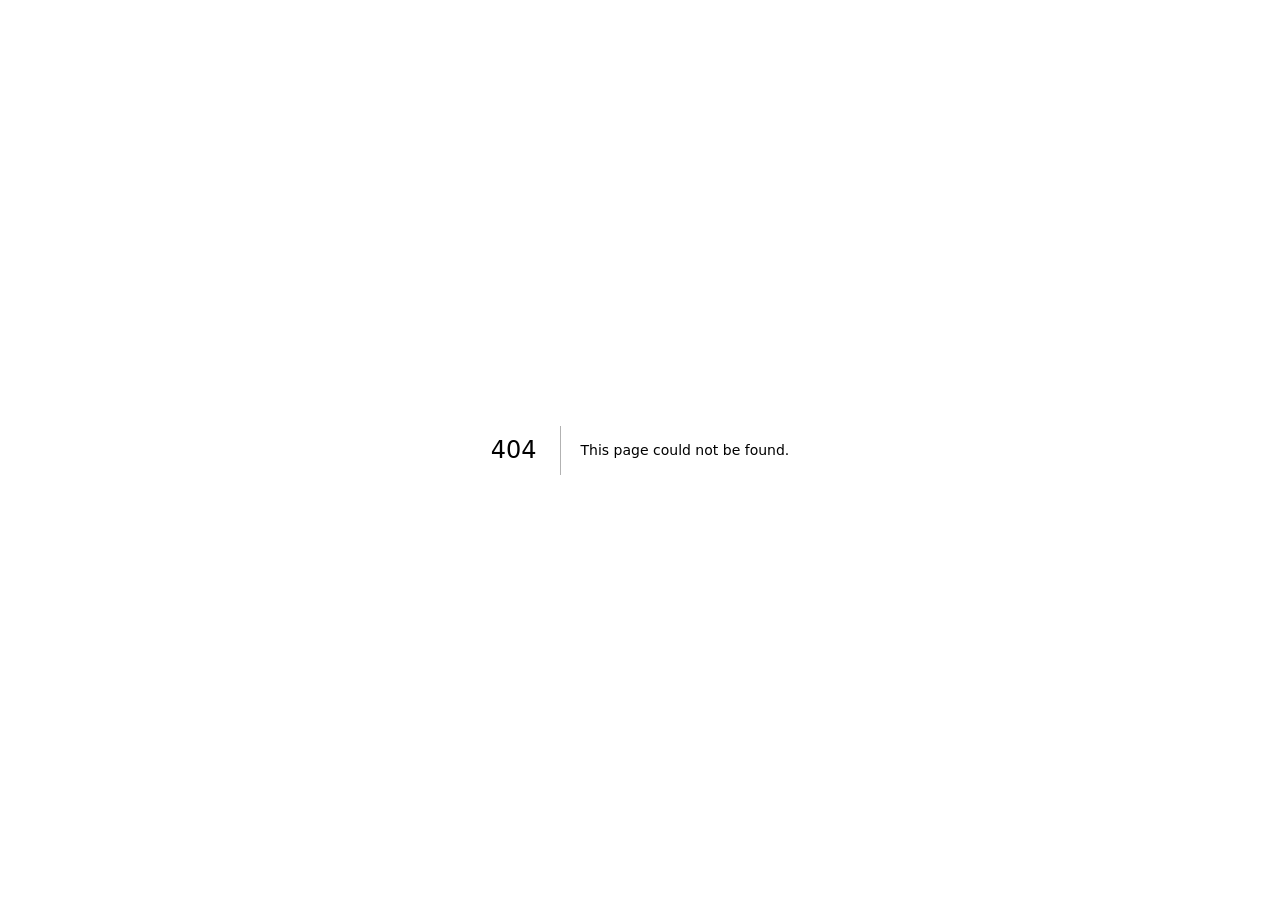
<file: consistency-guard/404/index.html>
<!DOCTYPE html><html lang="en" class="dark"><head><meta charSet="utf-8"/><meta name="viewport" content="width=device-width, initial-scale=1"/><link rel="stylesheet" href="/consistency-guard/_next/static/chunks/1eh29z43xv8n6.css" data-precedence="next"/><link rel="preload" as="script" fetchPriority="low" href="/consistency-guard/_next/static/chunks/1inwntv0b4r-7.js"/><script src="/consistency-guard/_next/static/chunks/3trh71z_8tjk6.js" async=""></script><script src="/consistency-guard/_next/static/chunks/02fh7_m5mrih8.js" async=""></script><script src="/consistency-guard/_next/static/chunks/turbopack-2qgq8qbrbggni.js" async=""></script><script src="/consistency-guard/_next/static/chunks/2xuiw1_mtu7ce.js" async="" crossorigin=""></script><meta name="robots" content="noindex"/><title>Consistency Guard — prop-firm payout compliance checker</title><meta name="description" content="Measure a funded trading account against Hola Prime&#x27;s published concentration, risk and payout rules, and size the next order so a win cannot breach them."/><meta name="next-size-adjust" content=""/><title>404: This page could not be found.</title><script src="/consistency-guard/_next/static/chunks/0cz1d0mv5g_q7.js" noModule=""></script></head><body class="geist_cfd9e230-module__wMpiTW__variable geist_mono_30718973-module__C72cgW__variable antialiased"><div hidden=""><!--$--><!--/$--></div><div style="font-family:system-ui,&quot;Segoe UI&quot;,Roboto,Helvetica,Arial,sans-serif,&quot;Apple Color Emoji&quot;,&quot;Segoe UI Emoji&quot;;height:100vh;text-align:center;display:flex;flex-direction:column;align-items:center;justify-content:center"><div><style>body{color:#000;background:#fff;margin:0}.next-error-h1{border-right:1px solid rgba(0,0,0,.3)}@media (prefers-color-scheme:dark){body{color:#fff;background:#000}.next-error-h1{border-right:1px solid rgba(255,255,255,.3)}}</style><h1 class="next-error-h1" style="display:inline-block;margin:0 20px 0 0;padding:0 23px 0 0;font-size:24px;font-weight:500;vertical-align:top;line-height:49px">404</h1><div style="display:inline-block"><h2 style="font-size:14px;font-weight:400;line-height:49px;margin:0">This page could not be found.</h2></div></div></div><!--$--><!--/$--><script src="/consistency-guard/_next/static/chunks/1inwntv0b4r-7.js" id="_R_" async=""></script><script>(self.__next_f=self.__next_f||[]).push([0])</script><script>self.__next_f.push([1,"1:\"$Sreact.fragment\"\n2:I[81513,[\"/consistency-guard/_next/static/chunks/2xuiw1_mtu7ce.js\"],\"I18nProvider\"]\n3:I[39756,[\"/consistency-guard/_next/static/chunks/2xuiw1_mtu7ce.js\"],\"default\"]\n4:I[37457,[\"/consistency-guard/_next/static/chunks/2xuiw1_mtu7ce.js\"],\"default\"]\n5:I[97367,[\"/consistency-guard/_next/static/chunks/2xuiw1_mtu7ce.js\"],\"OutletBoundary\"]\n6:\"$Sreact.suspense\"\n9:I[97367,[\"/consistency-guard/_next/static/chunks/2xuiw1_mtu7ce.js\"],\"ViewportBoundary\"]\nb:I[97367,[\"/consistency-guard/_next/static/chunks/2xuiw1_mtu7ce.js\"],\"MetadataBoundary\"]\nd:I[68027,[\"/consistency-guard/_next/static/chunks/2xuiw1_mtu7ce.js\"],\"default\",1]\n:HL[\"/consistency-guard/_next/static/chunks/1eh29z43xv8n6.css\",\"style\"]\n8:X\n0:{\"P\":null,\"c\":[\"\",\"_not-found\",\"\"],\"q\":\"\",\"i\":false,\"f\":[[[\"\",{\"children\":[\"/_not-found\",{\"children\":[\"__PAGE__\",{},\"$undefined\",\"$undefined\",4608]},\"$undefined\",\"$undefined\",4608]},\"$undefined\",\"$undefined\",4624],[[\"$\",\"$1\",\"c\",{\"children\":[[[\"$\",\"link\",\"0\",{\"rel\":\"stylesheet\",\"href\":\"/consistency-guard/_next/static/chunks/1eh29z43xv8n6.css\",\"precedence\":\"next\",\"crossOrigin\":\"$undefined\",\"nonce\":\"$undefined\"}],[\"$\",\"script\",\"script-0\",{\"src\":\"/consistency-guard/_next/static/chunks/2xuiw1_mtu7ce.js\",\"async\":true,\"nonce\":\"$undefined\"}]],[\"$\",\"html\",null,{\"lang\":\"en\",\"className\":\"dark\",\"children\":[\"$\",\"body\",null,{\"className\":\"geist_cfd9e230-module__wMpiTW__variable geist_mono_30718973-module__C72cgW__variable antialiased\",\"children\":[\"$\",\"$L2\",null,{\"children\":[\"$\",\"$L3\",null,{\"parallelRouterKey\":\"children\",\"error\":\"$undefined\",\"errorStyles\":\"$undefined\",\"errorScripts\":\"$undefined\",\"template\":[\"$\",\"$L4\",null,{}],\"templateStyles\":\"$undefined\",\"templateScripts\":\"$undefined\",\"notFound\":[[[\"$\",\"title\",null,{\"children\":\"404: This page could not be found.\"}],[\"$\",\"div\",null,{\"style\":{\"fontFamily\":\"system-ui,\\\"Segoe UI\\\",Roboto,Helvetica,Arial,sans-serif,\\\"Apple Color Emoji\\\",\\\"Segoe UI Emoji\\\"\",\"height\":\"100vh\",\"textAlign\":\"center\",\"display\":\"flex\",\"flexDirection\":\"column\",\"alignItems\":\"center\",\"justifyContent\":\"center\"},\"children\":[\"$\",\"div\",null,{\"children\":[[\"$\",\"style\",null,{\"dangerouslySetInnerHTML\":{\"__html\":\"body{color:#000;background:#fff;margin:0}.next-error-h1{border-right:1px solid rgba(0,0,0,.3)}@media (prefers-color-scheme:dark){body{color:#fff;background:#000}.next-error-h1{border-right:1px solid rgba(255,255,255,.3)}}\"}}],[\"$\",\"h1\",null,{\"className\":\"next-error-h1\",\"style\":{\"display\":\"inline-block\",\"margin\":\"0 20px 0 0\",\"padding\":\"0 23px 0 0\",\"fontSize\":24,\"fontWeight\":500,\"verticalAlign\":\"top\",\"lineHeight\":\"49px\"},\"children\":404}],[\"$\",\"div\",null,{\"style\":{\"display\":\"inline-block\"},\"children\":[\"$\",\"h2\",null,{\"style\":{\"fontSize\":14,\"fontWeight\":400,\"lineHeight\":\"49px\",\"margin\":0},\"children\":\"This page could not be found.\"}]}]]}]}]],[]],\"forbidden\":\"$undefined\",\"unauthorized\":\"$undefined\"}]}]}]}]]}],{\"children\":[[\"$\",\"$1\",\"c\",{\"children\":[null,[\"$\",\"$L3\",null,{\"parallelRouterKey\":\"children\",\"error\":\"$undefined\",\"errorStyles\":\"$undefined\",\"errorScripts\":\"$undefined\",\"template\":[\"$\",\"$L4\",null,{}],\"templateStyles\":\"$undefined\",\"templateScripts\":\"$undefined\",\"notFound\":\"$undefined\",\"forbidden\":\"$undefined\",\"unauthorized\":\"$undefined\"}]]}],{\"children\":[[\"$\",\"$1\",\"c\",{\"children\":[[[\"$\",\"title\",null,{\"children\":\"404: This page could not be found.\"}],[\"$\",\"div\",null,{\"style\":\"$0:f:0:1:0:props:children:1:props:children:props:children:props:children:props:notFound:0:1:props:style\",\"children\":[\"$\",\"div\",null,{\"children\":[[\"$\",\"style\",null,{\"dangerouslySetInnerHTML\":{\"__html\":\"body{color:#000;background:#fff;margin:0}.next-error-h1{border-right:1px solid rgba(0,0,0,.3)}@media (prefers-color-scheme:dark){body{color:#fff;background:#000}.next-error-h1{border-right:1px solid rgba(255,255,255,.3)}}\"}}],[\"$\",\"h1\",null,{\"className\":\"next-error-h1\",\"style\":\"$0:f:0:1:0:props:children:1:props:children:props:children:props:children:props:notFound:0:1:props:children:props:children:1:props:style\",\"children\":404}],[\"$\",\"div\",null,{\"style\":\"$0:f:0:1:0:props:children:1:props:children:props:children:props:children:props:notFound:0:1:props:children:props:children:2:props:style\",\"children\":[\"$\",\"h2\",null,{\"style\":\"$0:f:0:1:0:props:children:1:props:children:props:children:props:children:props:notFound:0:1:props:children:props:children:2:props:children:props:style\",\"children\":\"This page could not be found.\"}]}]]}]}]],null,[\"$\",\"$L5\",null,{\"children\":[\"$\",\"$6\",null,{\"name\":\"Next.MetadataOutlet\",\"children\":\"$@7\"}]}]]}],{},null,false,null]},null,false,\"$8\"]},null,false,null],[\"$\",\"$1\",\"h\",{\"children\":[[\"$\",\"meta\",null,{\"name\":\"robots\",\"content\":\"noindex\"}],[\"$\",\"$L9\",null,{\"children\":\"$La\"}],[\"$\",\"div\",null,{\"hidden\":true,\"children\":[\"$\",\"$Lb\",null,{\"children\":[\"$\",\"$6\",null,{\"name\":\"Next.Metadata\",\"children\":\"$Lc\"}]}]}],[\"$\",\"meta\",null,{\"name\":\"next-size-adjust\",\"content\":\"\"}]]}],false]],\"m\":\"$undefined\",\"G\":[\"$d\",[[\"$\",\"link\",\"0\",{\"rel\":\"stylesheet\",\"href\":\"/consistency-guard/_next/static/chunks/1eh29z43xv8n6.css\",\"precedence\":\"next\",\"crossOrigin\":\"$undefined\",\"nonce\":\"$undefined\"}]]],\"S\":true,\"h\":null,\"r\":\"$undefined\",\"s\":\"$undefined\",\"a\":\"$undefined\",\"l\":\"$undefined\",\"p\":\"$undefined\",\"d\":\"$undefined\",\"b\":\"SRWMeqtkalZuPAMKlyR0q\"}\n8:C\na:[[\"$\",\"meta\",\"0\",{\"charSet\":\"utf-8\"}],[\"$\",\"meta\",\"1\",{\"name\":\"viewport\",\"content\":\"width=device-width, initial-scale=1\"}]]\n7:null\nc:[[\"$\",\"title\",\"0\",{\"children\":\"Consistency Guard — prop-firm payout compliance checker\"}],[\"$\",\"meta\",\"1\",{\"name\":\"description\",\"content\":\"Measure a funded trading account against Hola Prime's published concentration, risk and payout rules, and size the next order so a win cannot breach them.\"}]]\n"])</script></body></html>
</file>
<file: consistency-guard/_next/static/chunks/1eh29z43xv8n6.css>
@font-face{font-family:Geist;font-style:normal;font-weight:100 900;font-display:swap;src:url(../media/fef07dbb0973bf53-s.3p2_lha1f2xer.woff2)format("woff2");unicode-range:U+460-52F,U+1C80-1C8A,U+20B4,U+2DE0-2DFF,U+A640-A69F,U+FE2E-FE2F}@font-face{font-family:Geist;font-style:normal;font-weight:100 900;font-display:swap;src:url(../media/8a480f0b521d4e75-s.1qq4vpdcun5oj.woff2)format("woff2");unicode-range:U+301,U+400-45F,U+490-491,U+4B0-4B1,U+2116}@font-face{font-family:Geist;font-style:normal;font-weight:100 900;font-display:swap;src:url(../media/53b9e256198e5412-s.390ncx5urfkfu.woff2)format("woff2");unicode-range:U+102-103,U+110-111,U+128-129,U+168-169,U+1A0-1A1,U+1AF-1B0,U+300-301,U+303-304,U+308-309,U+323,U+329,U+1EA0-1EF9,U+20AB}@font-face{font-family:Geist;font-style:normal;font-weight:100 900;font-display:swap;src:url(../media/7178b3e590c64307-s.21jp631_3pja2.woff2)format("woff2");unicode-range:U+100-2BA,U+2BD-2C5,U+2C7-2CC,U+2CE-2D7,U+2DD-2FF,U+304,U+308,U+329,U+1D00-1DBF,U+1E00-1E9F,U+1EF2-1EFF,U+2020,U+20A0-20AB,U+20AD-20C0,U+2113,U+2C60-2C7F,U+A720-A7FF}@font-face{font-family:Geist;font-style:normal;font-weight:100 900;font-display:swap;src:url(../media/caa3a2e1cccd8315-s.p.0wgildi0cnwt9.woff2)format("woff2");unicode-range:U+??,U+131,U+152-153,U+2BB-2BC,U+2C6,U+2DA,U+2DC,U+304,U+308,U+329,U+2000-206F,U+20AC,U+2122,U+2191,U+2193,U+2212,U+2215,U+FEFF,U+FFFD}@font-face{font-family:Geist Fallback;src:local(Arial);ascent-override:95.94%;descent-override:28.16%;line-gap-override:0.0%;size-adjust:104.76%}.geist_cfd9e230-module__wMpiTW__className{font-family:Geist,Geist Fallback;font-style:normal}.geist_cfd9e230-module__wMpiTW__variable{--font-sans:"Geist", "Geist Fallback"}
@font-face{font-family:Geist Mono;font-style:normal;font-weight:100 900;font-display:swap;src:url(../media/5ce348bf30bf5439-s.31988l_ccedte.woff2)format("woff2");unicode-range:U+460-52F,U+1C80-1C8A,U+20B4,U+2DE0-2DFF,U+A640-A69F,U+FE2E-FE2F}@font-face{font-family:Geist Mono;font-style:normal;font-weight:100 900;font-display:swap;src:url(../media/4fa387ec64143e14-s.2tuy5pz7dlieh.woff2)format("woff2");unicode-range:U+301,U+400-45F,U+490-491,U+4B0-4B1,U+2116}@font-face{font-family:Geist Mono;font-style:normal;font-weight:100 900;font-display:swap;src:url(../media/6306c77e7c8268e4-s.2dbetqa9o8jxf.woff2)format("woff2");unicode-range:U+2000-2001,U+2004-2008,U+200A,U+23B8-23BD,U+2500-259F}@font-face{font-family:Geist Mono;font-style:normal;font-weight:100 900;font-display:swap;src:url(../media/7d817b4c03b0c5f1-s.1uyisp29ctx0d.woff2)format("woff2");unicode-range:U+102-103,U+110-111,U+128-129,U+168-169,U+1A0-1A1,U+1AF-1B0,U+300-301,U+303-304,U+308-309,U+323,U+329,U+1EA0-1EF9,U+20AB}@font-face{font-family:Geist Mono;font-style:normal;font-weight:100 900;font-display:swap;src:url(../media/bbc41e54d2fcbd21-s.1rgnod-3esatf.woff2)format("woff2");unicode-range:U+100-2BA,U+2BD-2C5,U+2C7-2CC,U+2CE-2D7,U+2DD-2FF,U+304,U+308,U+329,U+1D00-1DBF,U+1E00-1E9F,U+1EF2-1EFF,U+2020,U+20A0-20AB,U+20AD-20C0,U+2113,U+2C60-2C7F,U+A720-A7FF}@font-face{font-family:Geist Mono;font-style:normal;font-weight:100 900;font-display:swap;src:url(../media/797e433ab948586e-s.p.0r6juujl39pe6.woff2)format("woff2");unicode-range:U+??,U+131,U+152-153,U+2BB-2BC,U+2C6,U+2DA,U+2DC,U+304,U+308,U+329,U+2000-206F,U+20AC,U+2122,U+2191,U+2193,U+2212,U+2215,U+FEFF,U+FFFD}@font-face{font-family:Geist Mono Fallback;src:local(Arial);ascent-override:74.67%;descent-override:21.92%;line-gap-override:0.0%;size-adjust:134.59%}.geist_mono_30718973-module__C72cgW__className{font-family:Geist Mono,Geist Mono Fallback;font-style:normal}.geist_mono_30718973-module__C72cgW__variable{--font-geist-mono:"Geist Mono", "Geist Mono Fallback"}
@layer properties{@supports (((-webkit-hyphens:none)) and (not (margin-trim:inline))) or ((-moz-orient:inline) and (not (color:rgb(from red r g b)))){:root,:host{--shimmer-angle:20deg}*,:before,:after,::backdrop{--tw-translate-x:0;--tw-translate-y:0;--tw-translate-z:0;--tw-space-y-reverse:0;--tw-border-style:solid;--tw-leading:initial;--tw-font-weight:initial;--tw-tracking:initial;--tw-ordinal:initial;--tw-slashed-zero:initial;--tw-numeric-figure:initial;--tw-numeric-spacing:initial;--tw-numeric-fraction:initial;--tw-shadow:0 0 #0000;--tw-shadow-color:initial;--tw-shadow-alpha:100%;--tw-inset-shadow:0 0 #0000;--tw-inset-shadow-color:initial;--tw-inset-shadow-alpha:100%;--tw-ring-color:initial;--tw-ring-shadow:0 0 #0000;--tw-inset-ring-color:initial;--tw-inset-ring-shadow:0 0 #0000;--tw-ring-inset:initial;--tw-ring-offset-width:0px;--tw-ring-offset-color:#fff;--tw-ring-offset-shadow:0 0 #0000;--tw-outline-style:solid;--tw-blur:initial;--tw-brightness:initial;--tw-contrast:initial;--tw-grayscale:initial;--tw-hue-rotate:initial;--tw-invert:initial;--tw-opacity:initial;--tw-saturate:initial;--tw-sepia:initial;--tw-drop-shadow:initial;--tw-drop-shadow-color:initial;--tw-drop-shadow-alpha:100%;--tw-drop-shadow-size:initial;--tw-duration:initial;--tw-content:"";--tw-animation-delay:0s;--tw-animation-direction:normal;--tw-animation-duration:initial;--tw-animation-fill-mode:none;--tw-animation-iteration-count:1;--tw-enter-blur:0;--tw-enter-opacity:1;--tw-enter-rotate:0;--tw-enter-scale:1;--tw-enter-translate-x:0;--tw-enter-translate-y:0;--tw-exit-blur:0;--tw-exit-opacity:1;--tw-exit-rotate:0;--tw-exit-scale:1;--tw-exit-translate-x:0;--tw-exit-translate-y:0;--scroll-fade-t:0px;--scroll-fade-b:0px;--scroll-fade-s:0px;--scroll-fade-e:0px;--scroll-fade-mask:initial;--shimmer-image:initial;--shimmer-text-fill:initial}}}@layer theme{:root,:host{--font-sans:var(--font-sans);--spacing:.25rem;--container-xs:20rem;--container-md:28rem;--container-3xl:48rem;--container-6xl:72rem;--text-xs:.75rem;--text-xs--line-height:calc(1 / .75);--text-sm:.875rem;--text-sm--line-height:calc(1.25 / .875);--text-base:1rem;--text-base--line-height:calc(1.5 / 1);--text-lg:1.125rem;--text-lg--line-height:calc(1.75 / 1.125);--text-xl:1.25rem;--text-xl--line-height:calc(1.75 / 1.25);--text-2xl:1.5rem;--text-2xl--line-height:calc(2 / 1.5);--text-3xl:1.875rem;--text-3xl--line-height:calc(2.25 / 1.875);--font-weight-medium:500;--font-weight-semibold:600;--tracking-tight:-.025em;--tracking-wide:.025em;--leading-snug:1.375;--leading-relaxed:1.625;--radius-md:calc(var(--radius) * .8);--default-transition-duration:.15s;--default-transition-timing-function:cubic-bezier(.4, 0, .2, 1);--default-font-family:var(--font-sans);--default-mono-font-family:var(--font-geist-mono);--color-positive:#58c66e;--color-negative:#f75c61}@supports (color:lab(0% 0 0)){:root,:host{--color-positive:lab(71.8323% -46.9575 33.8871);--color-negative:lab(60.9233% 60.4956 30.9885)}}}@layer base{*,:after,:before,::backdrop{box-sizing:border-box;border:0 solid;margin:0;padding:0}::file-selector-button{box-sizing:border-box;border:0 solid;margin:0;padding:0}html,:host{-webkit-text-size-adjust:100%;tab-size:4;line-height:1.5;font-family:var(--default-font-family,-apple-system, BlinkMacSystemFont, "Segoe UI", Roboto, "Helvetica Neue", "Noto Sans", Arial, sans-serif, "Apple Color Emoji", "Segoe UI Emoji", "Segoe UI Symbol", "Noto Color Emoji");font-feature-settings:var(--default-font-feature-settings,normal);font-variation-settings:var(--default-font-variation-settings,normal);-webkit-tap-highlight-color:transparent}hr{height:0;color:inherit;border-top-width:1px}abbr:where([title]){-webkit-text-decoration:underline dotted;text-decoration:underline dotted}h1,h2,h3,h4,h5,h6{font-size:inherit;font-weight:inherit}a{color:inherit;-webkit-text-decoration:inherit;-webkit-text-decoration:inherit;-webkit-text-decoration:inherit;-webkit-text-decoration:inherit;text-decoration:inherit}b,strong{font-weight:bolder}code,kbd,samp,pre{font-family:var(--default-mono-font-family,ui-monospace, SFMono-Regular, Menlo, Monaco, Consolas, "Liberation Mono", "Courier New", monospace);font-feature-settings:var(--default-mono-font-feature-settings,normal);font-variation-settings:var(--default-mono-font-variation-settings,normal);font-size:1em}small{font-size:80%}sub,sup{vertical-align:baseline;font-size:75%;line-height:0;position:relative}sub{bottom:-.25em}sup{top:-.5em}table{text-indent:0;border-color:inherit;border-collapse:collapse}:-moz-focusring:where(:not(iframe)){outline:auto}progress{vertical-align:baseline}summary{display:list-item}ol,ul,menu{list-style:none}img,svg,video,canvas,audio,iframe,embed,object{vertical-align:middle;display:block}img,video{max-width:100%;height:auto}button,input,select,optgroup,textarea{font:inherit;font-feature-settings:inherit;font-variation-settings:inherit;letter-spacing:inherit;color:inherit;opacity:1;background-color:#0000;border-radius:0}::file-selector-button{font:inherit;font-feature-settings:inherit;font-variation-settings:inherit;letter-spacing:inherit;color:inherit;opacity:1;background-color:#0000;border-radius:0}:where(select:is([multiple],[size])) optgroup{font-weight:bolder}:where(select:is([multiple],[size])) optgroup option{padding-inline-start:20px}::file-selector-button{margin-inline-end:4px}::placeholder{opacity:1}@supports (not ((-webkit-appearance:-apple-pay-button))) or (contain-intrinsic-size:1px){::placeholder{color:currentColor}@supports (color:color-mix(in lab, red, red)){::placeholder{color:color-mix(in oklab, currentcolor 50%, transparent)}}}textarea{resize:vertical}::-webkit-search-decoration{-webkit-appearance:none}::-webkit-date-and-time-value{min-height:1lh;text-align:inherit}::-webkit-datetime-edit{display:inline-flex}::-webkit-datetime-edit-fields-wrapper{padding:0}::-webkit-datetime-edit{padding-block:0}::-webkit-datetime-edit-year-field{padding-block:0}::-webkit-datetime-edit-month-field{padding-block:0}::-webkit-datetime-edit-day-field{padding-block:0}::-webkit-datetime-edit-hour-field{padding-block:0}::-webkit-datetime-edit-minute-field{padding-block:0}::-webkit-datetime-edit-second-field{padding-block:0}::-webkit-datetime-edit-millisecond-field{padding-block:0}::-webkit-datetime-edit-meridiem-field{padding-block:0}::-webkit-calendar-picker-indicator{line-height:1}:-moz-ui-invalid{box-shadow:none}button,input:where([type=button],[type=reset],[type=submit]){appearance:button}::file-selector-button{appearance:button}::-webkit-inner-spin-button{height:auto}::-webkit-outer-spin-button{height:auto}[hidden]:where(:not([hidden=until-found])){display:none!important}*{border-color:var(--border);outline-color:var(--ring)}@supports (color:color-mix(in lab, red, red)){*{outline-color:color-mix(in oklab, var(--ring) 50%, transparent)}}body{background-color:var(--background);color:var(--foreground)}html{font-family:var(--font-sans)}}@layer components;@layer utilities{.\@container\/card-header{container:card-header/inline-size}.pointer-events-none{pointer-events:none}.absolute{position:absolute}.fixed{position:fixed}.relative{position:relative}.top-0{top:0}.top-2{top:calc(var(--spacing) * 2)}.right-2{right:calc(var(--spacing) * 2)}.bottom-0{bottom:0}.isolate{isolation:isolate}.z-10{z-index:10}.z-50{z-index:50}.col-start-2{grid-column-start:2}.row-span-2{grid-row:span 2/span 2}.row-start-1{grid-row-start:1}.-mx-1{margin-inline:calc(var(--spacing) * -1)}.mx-auto{margin-inline:auto}.my-1{margin-block:var(--spacing)}.mt-0\.5{margin-top:calc(var(--spacing) * .5)}.mt-1{margin-top:var(--spacing)}.mt-1\.5{margin-top:calc(var(--spacing) * 1.5)}.mt-2{margin-top:calc(var(--spacing) * 2)}.mt-3{margin-top:calc(var(--spacing) * 3)}.mt-4{margin-top:calc(var(--spacing) * 4)}.mb-2{margin-bottom:calc(var(--spacing) * 2)}.mb-3{margin-bottom:calc(var(--spacing) * 3)}.ml-auto{margin-left:auto}.block{display:block}.contents{display:contents}.flex{display:flex}.grid{display:grid}.hidden{display:none}.inline-flex{display:inline-flex}.table{display:table}.table-caption{display:table-caption}.table-cell{display:table-cell}.table-row{display:table-row}.size-1{width:var(--spacing);height:var(--spacing)}.size-1\.5{width:calc(var(--spacing) * 1.5);height:calc(var(--spacing) * 1.5)}.size-2\.5{width:calc(var(--spacing) * 2.5);height:calc(var(--spacing) * 2.5)}.size-3{width:calc(var(--spacing) * 3);height:calc(var(--spacing) * 3)}.size-4{width:calc(var(--spacing) * 4);height:calc(var(--spacing) * 4)}.size-5{width:calc(var(--spacing) * 5);height:calc(var(--spacing) * 5)}.size-6{width:calc(var(--spacing) * 6);height:calc(var(--spacing) * 6)}.size-7{width:calc(var(--spacing) * 7);height:calc(var(--spacing) * 7)}.size-8{width:calc(var(--spacing) * 8);height:calc(var(--spacing) * 8)}.size-9{width:calc(var(--spacing) * 9);height:calc(var(--spacing) * 9)}.h-1{height:var(--spacing)}.h-2\.5{height:calc(var(--spacing) * 2.5)}.h-5{height:calc(var(--spacing) * 5)}.h-6{height:calc(var(--spacing) * 6)}.h-7{height:calc(var(--spacing) * 7)}.h-8{height:calc(var(--spacing) * 8)}.h-9{height:calc(var(--spacing) * 9)}.h-10{height:calc(var(--spacing) * 10)}.h-\[calc\(100\%-1px\)\]{height:calc(100% - 1px)}.h-full{height:100%}.h-px{height:1px}.max-h-\(--available-height\){max-height:var(--available-height)}.min-h-screen{min-height:100vh}.w-\(--anchor-width\){width:var(--anchor-width)}.w-fit{width:fit-content}.w-full{width:100%}.w-px{width:1px}.max-w-3xl{max-width:var(--container-3xl)}.max-w-6xl{max-width:var(--container-6xl)}.max-w-md{max-width:var(--container-md)}.max-w-xs{max-width:var(--container-xs)}.min-w-0{min-width:0}.min-w-36{min-width:calc(var(--spacing) * 36)}.flex-1{flex:1}.shrink{flex-shrink:1}.shrink-0{flex-shrink:0}.caption-bottom{caption-side:bottom}.origin-\(--transform-origin\){transform-origin:var(--transform-origin)}.translate-y-\[calc\(-50\%-2px\)\]{--tw-translate-y:calc(-50% - 2px);translate:var(--tw-translate-x) var(--tw-translate-y)}.rotate-45{rotate:45deg}.cursor-default{cursor:default}.resize-y{resize:vertical}.scroll-my-1{scroll-margin-block:var(--spacing)}.list-disc{list-style-type:disc}.auto-rows-min{grid-auto-rows:min-content}.flex-col{flex-direction:column}.flex-wrap{flex-wrap:wrap}.items-baseline{align-items:baseline}.items-center{align-items:center}.items-start{align-items:flex-start}.justify-between{justify-content:space-between}.justify-center{justify-content:center}.gap-\(--card-spacing\){gap:var(--card-spacing)}.gap-0{gap:0}.gap-0\.5{gap:calc(var(--spacing) * .5)}.gap-1{gap:var(--spacing)}.gap-1\.5{gap:calc(var(--spacing) * 1.5)}.gap-2{gap:calc(var(--spacing) * 2)}.gap-2\.5{gap:calc(var(--spacing) * 2.5)}.gap-3{gap:calc(var(--spacing) * 3)}.gap-4{gap:calc(var(--spacing) * 4)}:where(.space-y-1>:not(:last-child)){--tw-space-y-reverse:0;margin-block-start:calc(var(--spacing) * var(--tw-space-y-reverse));margin-block-end:calc(var(--spacing) * calc(1 - var(--tw-space-y-reverse)))}:where(.space-y-1\.5>:not(:last-child)){--tw-space-y-reverse:0;margin-block-start:calc(calc(var(--spacing) * 1.5) * var(--tw-space-y-reverse));margin-block-end:calc(calc(var(--spacing) * 1.5) * calc(1 - var(--tw-space-y-reverse)))}:where(.space-y-2>:not(:last-child)){--tw-space-y-reverse:0;margin-block-start:calc(calc(var(--spacing) * 2) * var(--tw-space-y-reverse));margin-block-end:calc(calc(var(--spacing) * 2) * calc(1 - var(--tw-space-y-reverse)))}:where(.space-y-2\.5>:not(:last-child)){--tw-space-y-reverse:0;margin-block-start:calc(calc(var(--spacing) * 2.5) * var(--tw-space-y-reverse));margin-block-end:calc(calc(var(--spacing) * 2.5) * calc(1 - var(--tw-space-y-reverse)))}:where(.space-y-3>:not(:last-child)){--tw-space-y-reverse:0;margin-block-start:calc(calc(var(--spacing) * 3) * var(--tw-space-y-reverse));margin-block-end:calc(calc(var(--spacing) * 3) * calc(1 - var(--tw-space-y-reverse)))}:where(.space-y-5>:not(:last-child)){--tw-space-y-reverse:0;margin-block-start:calc(calc(var(--spacing) * 5) * var(--tw-space-y-reverse));margin-block-end:calc(calc(var(--spacing) * 5) * calc(1 - var(--tw-space-y-reverse)))}:where(.space-y-6>:not(:last-child)){--tw-space-y-reverse:0;margin-block-start:calc(calc(var(--spacing) * 6) * var(--tw-space-y-reverse));margin-block-end:calc(calc(var(--spacing) * 6) * calc(1 - var(--tw-space-y-reverse)))}.gap-x-4{column-gap:calc(var(--spacing) * 4)}.gap-x-6{column-gap:calc(var(--spacing) * 6)}.gap-x-8{column-gap:calc(var(--spacing) * 8)}.gap-y-1{row-gap:var(--spacing)}.gap-y-2{row-gap:calc(var(--spacing) * 2)}.gap-y-3{row-gap:calc(var(--spacing) * 3)}.self-start{align-self:flex-start}.justify-self-end{justify-self:flex-end}.overflow-hidden{overflow:hidden}.overflow-x-auto{overflow-x:auto}.overflow-x-hidden{overflow-x:hidden}.overflow-y-auto{overflow-y:auto}.rounded-4xl{border-radius:calc(var(--radius) * 2.6)}.rounded-\[2px\]{border-radius:2px}.rounded-\[min\(var\(--radius-md\)\,10px\)\]{border-radius:min(var(--radius-md), 10px)}.rounded-\[min\(var\(--radius-md\)\,12px\)\]{border-radius:min(var(--radius-md), 12px)}.rounded-full{border-radius:3.40282e38px}.rounded-lg{border-radius:var(--radius)}.rounded-md{border-radius:calc(var(--radius) * .8)}.rounded-xl{border-radius:calc(var(--radius) * 1.4)}.rounded-t-xl{border-top-left-radius:calc(var(--radius) * 1.4);border-top-right-radius:calc(var(--radius) * 1.4)}.rounded-b-xl{border-bottom-right-radius:calc(var(--radius) * 1.4);border-bottom-left-radius:calc(var(--radius) * 1.4)}.border{border-style:var(--tw-border-style);border-width:1px}.border-t{border-top-style:var(--tw-border-style);border-top-width:1px}.border-b{border-bottom-style:var(--tw-border-style);border-bottom-width:1px}.border-l-2{border-left-style:var(--tw-border-style);border-left-width:2px}.border-dashed{--tw-border-style:dashed;border-style:dashed}.border-border{border-color:var(--border)}.border-caution\/30{border-color:#f2b0364d;border-color:lab(76.7671% 17.3435 67.5765/.3)}.border-caution\/40{border-color:#f2b03666;border-color:lab(76.7671% 17.3435 67.5765/.4)}.border-input{border-color:var(--input)}.border-negative\/40{border-color:#f75c6166;border-color:lab(60.9233% 60.4956 30.9885/.4)}.border-positive\/30{border-color:#58c66e4d;border-color:lab(71.8323% -46.9576 33.8871/.3)}.border-positive\/40{border-color:#58c66e66;border-color:lab(71.8323% -46.9576 33.8871/.4)}.border-primary{border-color:var(--primary)}.border-transparent{border-color:#0000}.bg-background,.bg-background\/60{background-color:var(--background)}@supports (color:color-mix(in lab, red, red)){.bg-background\/60{background-color:color-mix(in oklab, var(--background) 60%, transparent)}}.bg-background\/80{background-color:var(--background)}@supports (color:color-mix(in lab, red, red)){.bg-background\/80{background-color:color-mix(in oklab, var(--background) 80%, transparent)}}.bg-border{background-color:var(--border)}.bg-card,.bg-card\/40{background-color:var(--card)}@supports (color:color-mix(in lab, red, red)){.bg-card\/40{background-color:color-mix(in oklab, var(--card) 40%, transparent)}}.bg-card\/50{background-color:var(--card)}@supports (color:color-mix(in lab, red, red)){.bg-card\/50{background-color:color-mix(in oklab, var(--card) 50%, transparent)}}.bg-caution{background-color:#f2b036;background-color:lab(76.7671% 17.3435 67.5766)}.bg-caution\/10{background-color:#f2b0361a;background-color:lab(76.7671% 17.3435 67.5765/.1)}.bg-destructive\/10{background-color:var(--destructive)}@supports (color:color-mix(in lab, red, red)){.bg-destructive\/10{background-color:color-mix(in oklab, var(--destructive) 10%, transparent)}}.bg-foreground{background-color:var(--foreground)}.bg-muted{background-color:var(--muted)}.bg-muted-foreground{background-color:var(--muted-foreground)}.bg-muted\/30{background-color:var(--muted)}@supports (color:color-mix(in lab, red, red)){.bg-muted\/30{background-color:color-mix(in oklab, var(--muted) 30%, transparent)}}.bg-muted\/40{background-color:var(--muted)}@supports (color:color-mix(in lab, red, red)){.bg-muted\/40{background-color:color-mix(in oklab, var(--muted) 40%, transparent)}}.bg-muted\/50{background-color:var(--muted)}@supports (color:color-mix(in lab, red, red)){.bg-muted\/50{background-color:color-mix(in oklab, var(--muted) 50%, transparent)}}.bg-negative{background-color:#f75c61;background-color:lab(60.9233% 60.4956 30.9885)}.bg-negative\/5{background-color:#f75c610d;background-color:lab(60.9233% 60.4956 30.9885/.05)}.bg-negative\/10{background-color:#f75c611a;background-color:lab(60.9233% 60.4956 30.9885/.1)}.bg-popover{background-color:var(--popover)}.bg-positive{background-color:#58c66e;background-color:lab(71.8323% -46.9575 33.8871)}.bg-positive\/5{background-color:#58c66e0d;background-color:lab(71.8323% -46.9576 33.8871/.05)}.bg-positive\/10{background-color:#58c66e1a;background-color:lab(71.8323% -46.9576 33.8871/.1)}.bg-primary,.bg-primary\/5{background-color:var(--primary)}@supports (color:color-mix(in lab, red, red)){.bg-primary\/5{background-color:color-mix(in oklab, var(--primary) 5%, transparent)}}.bg-primary\/10{background-color:var(--primary)}@supports (color:color-mix(in lab, red, red)){.bg-primary\/10{background-color:color-mix(in oklab, var(--primary) 10%, transparent)}}.bg-secondary{background-color:var(--secondary)}.bg-transparent{background-color:#0000}.bg-clip-padding{background-clip:padding-box}.fill-foreground{fill:var(--foreground)}.p-\(--card-spacing\){padding:var(--card-spacing)}.p-1{padding:var(--spacing)}.p-2{padding:calc(var(--spacing) * 2)}.p-3{padding:calc(var(--spacing) * 3)}.p-4{padding:calc(var(--spacing) * 4)}.p-6{padding:calc(var(--spacing) * 6)}.p-\[3px\]{padding:3px}.px-\(--card-spacing\){padding-inline:var(--card-spacing)}.px-1\.5{padding-inline:calc(var(--spacing) * 1.5)}.px-2{padding-inline:calc(var(--spacing) * 2)}.px-2\.5{padding-inline:calc(var(--spacing) * 2.5)}.px-3{padding-inline:calc(var(--spacing) * 3)}.px-4{padding-inline:calc(var(--spacing) * 4)}.px-6{padding-inline:calc(var(--spacing) * 6)}.py-\(--card-spacing\){padding-block:var(--card-spacing)}.py-0\.5{padding-block:calc(var(--spacing) * .5)}.py-1{padding-block:var(--spacing)}.py-1\.5{padding-block:calc(var(--spacing) * 1.5)}.py-2{padding-block:calc(var(--spacing) * 2)}.py-4{padding-block:calc(var(--spacing) * 4)}.py-8{padding-block:calc(var(--spacing) * 8)}.py-12{padding-block:calc(var(--spacing) * 12)}.pt-3{padding-top:calc(var(--spacing) * 3)}.pt-4{padding-top:calc(var(--spacing) * 4)}.pt-6{padding-top:calc(var(--spacing) * 6)}.pr-2{padding-right:calc(var(--spacing) * 2)}.pr-8{padding-right:calc(var(--spacing) * 8)}.pb-2{padding-bottom:calc(var(--spacing) * 2)}.pl-0{padding-left:0}.pl-1\.5{padding-left:calc(var(--spacing) * 1.5)}.pl-2\.5{padding-left:calc(var(--spacing) * 2.5)}.pl-4{padding-left:calc(var(--spacing) * 4)}.text-center{text-align:center}.text-left{text-align:left}.text-right{text-align:right}.align-middle{vertical-align:middle}.font-heading{font-family:var(--font-sans)}.font-mono{font-family:var(--font-geist-mono)}.text-2xl{font-size:var(--text-2xl);line-height:var(--tw-leading,var(--text-2xl--line-height))}.text-base{font-size:var(--text-base);line-height:var(--tw-leading,var(--text-base--line-height))}.text-lg{font-size:var(--text-lg);line-height:var(--tw-leading,var(--text-lg--line-height))}.text-sm{font-size:var(--text-sm);line-height:var(--tw-leading,var(--text-sm--line-height))}.text-xl{font-size:var(--text-xl);line-height:var(--tw-leading,var(--text-xl--line-height))}.text-xs{font-size:var(--text-xs);line-height:var(--tw-leading,var(--text-xs--line-height))}.text-\[0\.8rem\]{font-size:.8rem}.text-\[11px\]{font-size:11px}.leading-none{--tw-leading:1;line-height:1}.leading-relaxed{--tw-leading:var(--leading-relaxed);line-height:var(--leading-relaxed)}.leading-snug{--tw-leading:var(--leading-snug);line-height:var(--leading-snug)}.font-medium{--tw-font-weight:var(--font-weight-medium);font-weight:var(--font-weight-medium)}.font-semibold{--tw-font-weight:var(--font-weight-semibold);font-weight:var(--font-weight-semibold)}.tracking-tight{--tw-tracking:var(--tracking-tight);letter-spacing:var(--tracking-tight)}.tracking-wide{--tw-tracking:var(--tracking-wide);letter-spacing:var(--tracking-wide)}.text-balance{text-wrap:balance}.whitespace-nowrap{white-space:nowrap}.text-background{color:var(--background)}.text-card-foreground{color:var(--card-foreground)}.text-caution{color:#f2b036;color:lab(76.7671% 17.3435 67.5766)}.text-destructive{color:var(--destructive)}.text-foreground,.text-foreground\/60{color:var(--foreground)}@supports (color:color-mix(in lab, red, red)){.text-foreground\/60{color:color-mix(in oklab, var(--foreground) 60%, transparent)}}.text-muted-foreground{color:var(--muted-foreground)}.text-negative{color:#f75c61;color:lab(60.9233% 60.4956 30.9885)}.text-popover-foreground{color:var(--popover-foreground)}.text-positive{color:#58c66e;color:lab(71.8323% -46.9575 33.8871)}.text-primary{color:var(--primary)}.text-primary-foreground{color:var(--primary-foreground)}.text-secondary-foreground{color:var(--secondary-foreground)}.uppercase{text-transform:uppercase}.italic{font-style:italic}.not-italic{font-style:normal}.tabular-nums{--tw-numeric-spacing:tabular-nums;font-variant-numeric:var(--tw-ordinal,) var(--tw-slashed-zero,) var(--tw-numeric-figure,) var(--tw-numeric-spacing,) var(--tw-numeric-fraction,)}.underline-offset-4{text-underline-offset:4px}.antialiased{-webkit-font-smoothing:antialiased;-moz-osx-font-smoothing:grayscale}.shadow-md{--tw-shadow:0 4px 6px -1px var(--tw-shadow-color,#0000001a), 0 2px 4px -2px var(--tw-shadow-color,#0000001a);box-shadow:var(--tw-inset-shadow), var(--tw-inset-ring-shadow), var(--tw-ring-offset-shadow), var(--tw-ring-shadow), var(--tw-shadow)}.ring,.ring-1{--tw-ring-shadow:var(--tw-ring-inset,) 0 0 0 calc(1px + var(--tw-ring-offset-width)) var(--tw-ring-color,currentcolor);box-shadow:var(--tw-inset-shadow), var(--tw-inset-ring-shadow), var(--tw-ring-offset-shadow), var(--tw-ring-shadow), var(--tw-shadow)}.ring-foreground\/10{--tw-ring-color:var(--foreground)}@supports (color:color-mix(in lab, red, red)){.ring-foreground\/10{--tw-ring-color:color-mix(in oklab, var(--foreground) 10%, transparent)}}.outline-hidden{--tw-outline-style:none;outline-style:none}@media (forced-colors:active){.outline-hidden{outline-offset:2px;outline:2px solid #0000}}.outline{outline-style:var(--tw-outline-style);outline-width:1px}.filter{filter:var(--tw-blur,) var(--tw-brightness,) var(--tw-contrast,) var(--tw-grayscale,) var(--tw-hue-rotate,) var(--tw-invert,) var(--tw-saturate,) var(--tw-sepia,) var(--tw-drop-shadow,)}.transition-all{transition-property:all;transition-timing-function:var(--tw-ease,var(--default-transition-timing-function));transition-duration:var(--tw-duration,var(--default-transition-duration))}.transition-colors{transition-property:color,background-color,border-color,outline-color,text-decoration-color,fill,stroke,--tw-gradient-from,--tw-gradient-via,--tw-gradient-to;transition-timing-function:var(--tw-ease,var(--default-transition-timing-function));transition-duration:var(--tw-duration,var(--default-transition-duration))}.duration-100{--tw-duration:.1s;transition-duration:.1s}.outline-none{--tw-outline-style:none;outline-style:none}.select-none{-webkit-user-select:none;user-select:none}.\[--card-spacing\:--spacing\(4\)\]{--card-spacing:calc(var(--spacing) * 4)}.running{animation-play-state:running}.group-has-\[\>svg\]\/alert\:col-start-2:is(:where(.group\/alert):has(>svg) *){grid-column-start:2}.group-data-\[disabled\=true\]\:pointer-events-none:is(:where(.group)[data-disabled=true] *){pointer-events:none}.group-data-\[disabled\=true\]\:opacity-50:is(:where(.group)[data-disabled=true] *){opacity:.5}.group-data-\[size\=sm\]\/card\:text-sm:is(:where(.group\/card)[data-size=sm] *){font-size:var(--text-sm);line-height:var(--tw-leading,var(--text-sm--line-height))}.group-data-\[variant\=line\]\/tabs-list\:bg-transparent:is(:where(.group\/tabs-list)[data-variant=line] *){background-color:#0000}.group-data-horizontal\/tabs\:h-8:is(:where(.group\/tabs):where([data-orientation=horizontal]) *){height:calc(var(--spacing) * 8)}.group-data-vertical\/tabs\:h-fit:is(:where(.group\/tabs):where([data-orientation=vertical]) *){height:fit-content}.group-data-vertical\/tabs\:w-full:is(:where(.group\/tabs):where([data-orientation=vertical]) *){width:100%}.group-data-vertical\/tabs\:flex-col:is(:where(.group\/tabs):where([data-orientation=vertical]) *){flex-direction:column}.group-data-vertical\/tabs\:justify-start:is(:where(.group\/tabs):where([data-orientation=vertical]) *){justify-content:flex-start}.peer-disabled\:cursor-not-allowed:is(:where(.peer):disabled~*){cursor:not-allowed}.peer-disabled\:opacity-50:is(:where(.peer):disabled~*){opacity:.5}.file\:inline-flex::file-selector-button{display:inline-flex}.file\:h-6::file-selector-button{height:calc(var(--spacing) * 6)}.file\:border-0::file-selector-button{border-style:var(--tw-border-style);border-width:0}.file\:bg-transparent::file-selector-button{background-color:#0000}.file\:text-sm::file-selector-button{font-size:var(--text-sm);line-height:var(--tw-leading,var(--text-sm--line-height))}.file\:font-medium::file-selector-button{--tw-font-weight:var(--font-weight-medium);font-weight:var(--font-weight-medium)}.file\:text-foreground::file-selector-button{color:var(--foreground)}.placeholder\:text-muted-foreground::placeholder{color:var(--muted-foreground)}.after\:absolute:after{content:var(--tw-content);position:absolute}.after\:bg-foreground:after{content:var(--tw-content);background-color:var(--foreground)}.after\:opacity-0:after{content:var(--tw-content);opacity:0}.after\:transition-opacity:after{content:var(--tw-content);transition-property:opacity;transition-timing-function:var(--tw-ease,var(--default-transition-timing-function));transition-duration:var(--tw-duration,var(--default-transition-duration))}.group-data-horizontal\/tabs\:after\:inset-x-0:is(:where(.group\/tabs):where([data-orientation=horizontal]) *):after{content:var(--tw-content);inset-inline:0}.group-data-horizontal\/tabs\:after\:bottom-\[-5px\]:is(:where(.group\/tabs):where([data-orientation=horizontal]) *):after{content:var(--tw-content);bottom:-5px}.group-data-horizontal\/tabs\:after\:h-0\.5:is(:where(.group\/tabs):where([data-orientation=horizontal]) *):after{content:var(--tw-content);height:calc(var(--spacing) * .5)}.group-data-vertical\/tabs\:after\:inset-y-0:is(:where(.group\/tabs):where([data-orientation=vertical]) *):after{content:var(--tw-content);inset-block:0}.group-data-vertical\/tabs\:after\:-right-1:is(:where(.group\/tabs):where([data-orientation=vertical]) *):after{content:var(--tw-content);right:calc(var(--spacing) * -1)}.group-data-vertical\/tabs\:after\:w-0\.5:is(:where(.group\/tabs):where([data-orientation=vertical]) *):after{content:var(--tw-content);width:calc(var(--spacing) * .5)}.first\:border-t-0:first-child{border-top-style:var(--tw-border-style);border-top-width:0}.first\:pt-0:first-child{padding-top:0}@media (hover:hover){.hover\:bg-\[color-mix\(in_oklch\,var\(--secondary\)\,var\(--foreground\)_5\%\)\]:hover{background-color:var(--secondary)}@supports (color:color-mix(in lab, red, red)){.hover\:bg-\[color-mix\(in_oklch\,var\(--secondary\)\,var\(--foreground\)_5\%\)\]:hover{background-color:color-mix(in oklch,var(--secondary),var(--foreground) 5%)}}.hover\:bg-accent:hover{background-color:var(--accent)}.hover\:bg-destructive\/20:hover{background-color:var(--destructive)}@supports (color:color-mix(in lab, red, red)){.hover\:bg-destructive\/20:hover{background-color:color-mix(in oklab, var(--destructive) 20%, transparent)}}.hover\:bg-muted:hover,.hover\:bg-muted\/50:hover{background-color:var(--muted)}@supports (color:color-mix(in lab, red, red)){.hover\:bg-muted\/50:hover{background-color:color-mix(in oklab, var(--muted) 50%, transparent)}}.hover\:bg-primary\/80:hover{background-color:var(--primary)}@supports (color:color-mix(in lab, red, red)){.hover\:bg-primary\/80:hover{background-color:color-mix(in oklab, var(--primary) 80%, transparent)}}.hover\:text-foreground:hover{color:var(--foreground)}.hover\:text-muted-foreground:hover{color:var(--muted-foreground)}.hover\:underline:hover{text-decoration-line:underline}}.focus\:bg-accent:focus{background-color:var(--accent)}.focus\:text-accent-foreground:focus,:is(.not-data-\[variant\=destructive\]\:focus\:\*\*\:text-accent-foreground:not([data-variant=destructive]):focus *){color:var(--accent-foreground)}.focus-visible\:border-destructive\/40:focus-visible{border-color:var(--destructive)}@supports (color:color-mix(in lab, red, red)){.focus-visible\:border-destructive\/40:focus-visible{border-color:color-mix(in oklab, var(--destructive) 40%, transparent)}}.focus-visible\:border-ring:focus-visible{border-color:var(--ring)}.focus-visible\:ring-3:focus-visible,.focus-visible\:ring-\[3px\]:focus-visible{--tw-ring-shadow:var(--tw-ring-inset,) 0 0 0 calc(3px + var(--tw-ring-offset-width)) var(--tw-ring-color,currentcolor);box-shadow:var(--tw-inset-shadow), var(--tw-inset-ring-shadow), var(--tw-ring-offset-shadow), var(--tw-ring-shadow), var(--tw-shadow)}.focus-visible\:ring-destructive\/20:focus-visible{--tw-ring-color:var(--destructive)}@supports (color:color-mix(in lab, red, red)){.focus-visible\:ring-destructive\/20:focus-visible{--tw-ring-color:color-mix(in oklab, var(--destructive) 20%, transparent)}}.focus-visible\:ring-ring\/40:focus-visible{--tw-ring-color:var(--ring)}@supports (color:color-mix(in lab, red, red)){.focus-visible\:ring-ring\/40:focus-visible{--tw-ring-color:color-mix(in oklab, var(--ring) 40%, transparent)}}.focus-visible\:ring-ring\/50:focus-visible{--tw-ring-color:var(--ring)}@supports (color:color-mix(in lab, red, red)){.focus-visible\:ring-ring\/50:focus-visible{--tw-ring-color:color-mix(in oklab, var(--ring) 50%, transparent)}}.focus-visible\:outline-1:focus-visible{outline-style:var(--tw-outline-style);outline-width:1px}.focus-visible\:outline-ring:focus-visible{outline-color:var(--ring)}.active\:not-aria-\[haspopup\]\:translate-y-px:active:not([aria-haspopup]){--tw-translate-y:1px;translate:var(--tw-translate-x) var(--tw-translate-y)}.disabled\:pointer-events-none:disabled{pointer-events:none}.disabled\:cursor-not-allowed:disabled{cursor:not-allowed}.disabled\:bg-input\/50:disabled{background-color:var(--input)}@supports (color:color-mix(in lab, red, red)){.disabled\:bg-input\/50:disabled{background-color:color-mix(in oklab, var(--input) 50%, transparent)}}.disabled\:opacity-50:disabled{opacity:.5}:where([data-slot=button-group]) .in-data-\[slot\=button-group\]\:rounded-lg{border-radius:var(--radius)}.has-aria-expanded\:bg-muted\/50:has([aria-expanded=true]){background-color:var(--muted)}@supports (color:color-mix(in lab, red, red)){.has-aria-expanded\:bg-muted\/50:has([aria-expanded=true]){background-color:color-mix(in oklab, var(--muted) 50%, transparent)}}.has-data-\[icon\=inline-end\]\:pr-1:has([data-icon=inline-end]){padding-right:var(--spacing)}.has-data-\[icon\=inline-end\]\:pr-1\.5:has([data-icon=inline-end]){padding-right:calc(var(--spacing) * 1.5)}.has-data-\[icon\=inline-end\]\:pr-2:has([data-icon=inline-end]){padding-right:calc(var(--spacing) * 2)}.has-data-\[icon\=inline-start\]\:pl-1:has([data-icon=inline-start]){padding-left:var(--spacing)}.has-data-\[icon\=inline-start\]\:pl-1\.5:has([data-icon=inline-start]){padding-left:calc(var(--spacing) * 1.5)}.has-data-\[icon\=inline-start\]\:pl-2:has([data-icon=inline-start]){padding-left:calc(var(--spacing) * 2)}.has-data-\[slot\=alert-action\]\:relative:has([data-slot=alert-action]){position:relative}.has-data-\[slot\=alert-action\]\:pr-18:has([data-slot=alert-action]){padding-right:calc(var(--spacing) * 18)}.has-data-\[slot\=card-action\]\:grid-cols-\[1fr_auto\]:has([data-slot=card-action]){grid-template-columns:1fr auto}.has-data-\[slot\=card-description\]\:grid-rows-\[auto_auto\]:has([data-slot=card-description]){grid-template-rows:auto auto}.has-data-\[slot\=card-footer\]\:pb-0:has([data-slot=card-footer]){padding-bottom:0}.has-data-\[slot\=kbd\]\:pr-1\.5:has([data-slot=kbd]){padding-right:calc(var(--spacing) * 1.5)}.has-\[\>img\:first-child\]\:pt-0:has(>img:first-child){padding-top:0}.has-\[\>svg\]\:grid-cols-\[auto_1fr\]:has(>svg){grid-template-columns:auto 1fr}.has-\[\>svg\]\:gap-x-2:has(>svg){column-gap:calc(var(--spacing) * 2)}.aria-disabled\:pointer-events-none[aria-disabled=true]{pointer-events:none}.aria-disabled\:opacity-50[aria-disabled=true]{opacity:.5}.aria-expanded\:bg-muted[aria-expanded=true]{background-color:var(--muted)}.aria-expanded\:bg-secondary[aria-expanded=true]{background-color:var(--secondary)}.aria-expanded\:text-foreground[aria-expanded=true]{color:var(--foreground)}.aria-expanded\:text-secondary-foreground[aria-expanded=true]{color:var(--secondary-foreground)}.aria-invalid\:border-destructive[aria-invalid=true]{border-color:var(--destructive)}.aria-invalid\:ring-3[aria-invalid=true]{--tw-ring-shadow:var(--tw-ring-inset,) 0 0 0 calc(3px + var(--tw-ring-offset-width)) var(--tw-ring-color,currentcolor);box-shadow:var(--tw-inset-shadow), var(--tw-inset-ring-shadow), var(--tw-ring-offset-shadow), var(--tw-ring-shadow), var(--tw-shadow)}.aria-invalid\:ring-destructive\/20[aria-invalid=true]{--tw-ring-color:var(--destructive)}@supports (color:color-mix(in lab, red, red)){.aria-invalid\:ring-destructive\/20[aria-invalid=true]{--tw-ring-color:color-mix(in oklab, var(--destructive) 20%, transparent)}}.data-placeholder\:text-muted-foreground[data-placeholder]{color:var(--muted-foreground)}.data-\[align-trigger\=true\]\:animate-none[data-align-trigger=true]{animation:none}.data-\[side\=bottom\]\:top-1[data-side=bottom]{top:var(--spacing)}.data-\[side\=bottom\]\:slide-in-from-top-2[data-side=bottom]{--tw-enter-translate-y:calc(2*var(--spacing)*-1)}.data-\[side\=inline-end\]\:top-1\/2\![data-side=inline-end]{top:50%!important}.data-\[side\=inline-end\]\:-left-1[data-side=inline-end]{left:calc(var(--spacing) * -1)}.data-\[side\=inline-end\]\:-translate-y-1\/2[data-side=inline-end]{--tw-translate-y:calc(calc(1 / 2 * 100%) * -1);translate:var(--tw-translate-x) var(--tw-translate-y)}.data-\[side\=inline-end\]\:slide-in-from-left-2[data-side=inline-end]{--tw-enter-translate-x:calc(2*var(--spacing)*-1)}.data-\[side\=inline-start\]\:top-1\/2\![data-side=inline-start]{top:50%!important}.data-\[side\=inline-start\]\:-right-1[data-side=inline-start]{right:calc(var(--spacing) * -1)}.data-\[side\=inline-start\]\:-translate-y-1\/2[data-side=inline-start]{--tw-translate-y:calc(calc(1 / 2 * 100%) * -1);translate:var(--tw-translate-x) var(--tw-translate-y)}.data-\[side\=inline-start\]\:slide-in-from-right-2[data-side=inline-start]{--tw-enter-translate-x:calc(2*var(--spacing))}.data-\[side\=left\]\:top-1\/2\![data-side=left]{top:50%!important}.data-\[side\=left\]\:-right-1[data-side=left]{right:calc(var(--spacing) * -1)}.data-\[side\=left\]\:-translate-y-1\/2[data-side=left]{--tw-translate-y:calc(calc(1 / 2 * 100%) * -1);translate:var(--tw-translate-x) var(--tw-translate-y)}.data-\[side\=left\]\:slide-in-from-right-2[data-side=left]{--tw-enter-translate-x:calc(2*var(--spacing))}.data-\[side\=right\]\:top-1\/2\![data-side=right]{top:50%!important}.data-\[side\=right\]\:-left-1[data-side=right]{left:calc(var(--spacing) * -1)}.data-\[side\=right\]\:-translate-y-1\/2[data-side=right]{--tw-translate-y:calc(calc(1 / 2 * 100%) * -1);translate:var(--tw-translate-x) var(--tw-translate-y)}.data-\[side\=right\]\:slide-in-from-left-2[data-side=right]{--tw-enter-translate-x:calc(2*var(--spacing)*-1)}.data-\[side\=top\]\:-bottom-2\.5[data-side=top]{bottom:calc(var(--spacing) * -2.5)}.data-\[side\=top\]\:slide-in-from-bottom-2[data-side=top]{--tw-enter-translate-y:calc(2*var(--spacing))}.data-\[size\=default\]\:h-8[data-size=default]{height:calc(var(--spacing) * 8)}.data-\[size\=sm\]\:h-7[data-size=sm]{height:calc(var(--spacing) * 7)}.data-\[size\=sm\]\:rounded-\[min\(var\(--radius-md\)\,10px\)\][data-size=sm]{border-radius:min(var(--radius-md), 10px)}.data-\[size\=sm\]\:\[--card-spacing\:--spacing\(3\)\][data-size=sm]{--card-spacing:calc(var(--spacing) * 3)}.data-\[size\=sm\]\:has-data-\[slot\=card-footer\]\:pb-0[data-size=sm]:has([data-slot=card-footer]){padding-bottom:0}:is(.\*\:data-\[slot\=alert-description\]\:text-destructive\/90>*)[data-slot=alert-description]{color:var(--destructive)}@supports (color:color-mix(in lab, red, red)){:is(.\*\:data-\[slot\=alert-description\]\:text-destructive\/90>*)[data-slot=alert-description]{color:color-mix(in oklab, var(--destructive) 90%, transparent)}}:is(.\*\*\:data-\[slot\=kbd\]\:relative *)[data-slot=kbd]{position:relative}:is(.\*\*\:data-\[slot\=kbd\]\:isolate *)[data-slot=kbd]{isolation:isolate}:is(.\*\*\:data-\[slot\=kbd\]\:z-50 *)[data-slot=kbd]{z-index:50}:is(.\*\*\:data-\[slot\=kbd\]\:rounded-sm *)[data-slot=kbd]{border-radius:calc(var(--radius) * .6)}:is(.\*\:data-\[slot\=select-value\]\:line-clamp-1>*)[data-slot=select-value]{-webkit-line-clamp:1;-webkit-box-orient:vertical;display:-webkit-box;overflow:hidden}:is(.\*\:data-\[slot\=select-value\]\:flex>*)[data-slot=select-value]{display:flex}:is(.\*\:data-\[slot\=select-value\]\:items-center>*)[data-slot=select-value]{align-items:center}:is(.\*\:data-\[slot\=select-value\]\:gap-1\.5>*)[data-slot=select-value]{gap:calc(var(--spacing) * 1.5)}.data-\[state\=delayed-open\]\:animate-in[data-state=delayed-open]{animation:enter var(--tw-animation-duration,var(--tw-duration,.15s))var(--tw-ease,ease)var(--tw-animation-delay,0s)var(--tw-animation-iteration-count,1)var(--tw-animation-direction,normal)var(--tw-animation-fill-mode,none)}.data-\[state\=delayed-open\]\:fade-in-0[data-state=delayed-open]{--tw-enter-opacity:0}.data-\[state\=delayed-open\]\:zoom-in-95[data-state=delayed-open]{--tw-enter-scale:.95}.data-\[state\=selected\]\:bg-muted[data-state=selected]{background-color:var(--muted)}.data-\[variant\=line\]\:rounded-none[data-variant=line]{border-radius:0}@media (min-width:40rem){.sm\:col-span-3{grid-column:span 3/span 3}.sm\:grid-cols-2{grid-template-columns:repeat(2,minmax(0,1fr))}.sm\:grid-cols-3{grid-template-columns:repeat(3,minmax(0,1fr))}.sm\:grid-cols-4{grid-template-columns:repeat(4,minmax(0,1fr))}.sm\:p-8{padding:calc(var(--spacing) * 8)}.sm\:px-6{padding-inline:calc(var(--spacing) * 6)}.sm\:py-10{padding-block:calc(var(--spacing) * 10)}.sm\:text-3xl{font-size:var(--text-3xl);line-height:var(--tw-leading,var(--text-3xl--line-height))}}@media (min-width:48rem){.md\:grid-cols-2{grid-template-columns:repeat(2,minmax(0,1fr))}.md\:grid-cols-3{grid-template-columns:repeat(3,minmax(0,1fr))}.md\:text-sm{font-size:var(--text-sm);line-height:var(--tw-leading,var(--text-sm--line-height))}.md\:text-pretty{text-wrap:pretty}}@media (min-width:64rem){.lg\:grid-cols-2{grid-template-columns:repeat(2,minmax(0,1fr))}.lg\:grid-cols-3{grid-template-columns:repeat(3,minmax(0,1fr))}.lg\:grid-cols-4{grid-template-columns:repeat(4,minmax(0,1fr))}}@media (min-width:80rem){.xl\:grid-cols-6{grid-template-columns:repeat(6,minmax(0,1fr))}}.dark\:border-input:is(.dark *){border-color:var(--input)}.dark\:bg-destructive\/20:is(.dark *){background-color:var(--destructive)}@supports (color:color-mix(in lab, red, red)){.dark\:bg-destructive\/20:is(.dark *){background-color:color-mix(in oklab, var(--destructive) 20%, transparent)}}.dark\:bg-input\/30:is(.dark *){background-color:var(--input)}@supports (color:color-mix(in lab, red, red)){.dark\:bg-input\/30:is(.dark *){background-color:color-mix(in oklab, var(--input) 30%, transparent)}}.dark\:text-muted-foreground:is(.dark *){color:var(--muted-foreground)}@media (hover:hover){.dark\:hover\:bg-destructive\/30:is(.dark *):hover{background-color:var(--destructive)}@supports (color:color-mix(in lab, red, red)){.dark\:hover\:bg-destructive\/30:is(.dark *):hover{background-color:color-mix(in oklab, var(--destructive) 30%, transparent)}}.dark\:hover\:bg-input\/50:is(.dark *):hover{background-color:var(--input)}@supports (color:color-mix(in lab, red, red)){.dark\:hover\:bg-input\/50:is(.dark *):hover{background-color:color-mix(in oklab, var(--input) 50%, transparent)}}.dark\:hover\:bg-muted\/50:is(.dark *):hover{background-color:var(--muted)}@supports (color:color-mix(in lab, red, red)){.dark\:hover\:bg-muted\/50:is(.dark *):hover{background-color:color-mix(in oklab, var(--muted) 50%, transparent)}}.dark\:hover\:text-foreground:is(.dark *):hover{color:var(--foreground)}}.dark\:focus-visible\:ring-destructive\/40:is(.dark *):focus-visible{--tw-ring-color:var(--destructive)}@supports (color:color-mix(in lab, red, red)){.dark\:focus-visible\:ring-destructive\/40:is(.dark *):focus-visible{--tw-ring-color:color-mix(in oklab, var(--destructive) 40%, transparent)}}.dark\:disabled\:bg-input\/80:is(.dark *):disabled{background-color:var(--input)}@supports (color:color-mix(in lab, red, red)){.dark\:disabled\:bg-input\/80:is(.dark *):disabled{background-color:color-mix(in oklab, var(--input) 80%, transparent)}}.dark\:aria-invalid\:border-destructive\/50:is(.dark *)[aria-invalid=true]{border-color:var(--destructive)}@supports (color:color-mix(in lab, red, red)){.dark\:aria-invalid\:border-destructive\/50:is(.dark *)[aria-invalid=true]{border-color:color-mix(in oklab, var(--destructive) 50%, transparent)}}.dark\:aria-invalid\:ring-destructive\/40:is(.dark *)[aria-invalid=true]{--tw-ring-color:var(--destructive)}@supports (color:color-mix(in lab, red, red)){.dark\:aria-invalid\:ring-destructive\/40:is(.dark *)[aria-invalid=true]{--tw-ring-color:color-mix(in oklab, var(--destructive) 40%, transparent)}}.data-open\:animate-in:where([data-state=open]),.data-open\:animate-in:where([data-open]:not([data-open=false])){animation:enter var(--tw-animation-duration,var(--tw-duration,.15s))var(--tw-ease,ease)var(--tw-animation-delay,0s)var(--tw-animation-iteration-count,1)var(--tw-animation-direction,normal)var(--tw-animation-fill-mode,none)}.data-open\:fade-in-0:where([data-state=open]),.data-open\:fade-in-0:where([data-open]:not([data-open=false])){--tw-enter-opacity:0}.data-open\:zoom-in-95:where([data-state=open]),.data-open\:zoom-in-95:where([data-open]:not([data-open=false])){--tw-enter-scale:.95}.data-closed\:animate-out:where([data-state=closed]),.data-closed\:animate-out:where([data-closed]:not([data-closed=false])){animation:exit var(--tw-animation-duration,var(--tw-duration,.15s))var(--tw-ease,ease)var(--tw-animation-delay,0s)var(--tw-animation-iteration-count,1)var(--tw-animation-direction,normal)var(--tw-animation-fill-mode,none)}.data-closed\:fade-out-0:where([data-state=closed]),.data-closed\:fade-out-0:where([data-closed]:not([data-closed=false])){--tw-exit-opacity:0}.data-closed\:zoom-out-95:where([data-state=closed]),.data-closed\:zoom-out-95:where([data-closed]:not([data-closed=false])){--tw-exit-scale:.95}.data-disabled\:pointer-events-none:where([data-disabled=true]),.data-disabled\:pointer-events-none:where([data-disabled]:not([data-disabled=false])){pointer-events:none}.data-disabled\:opacity-50:where([data-disabled=true]),.data-disabled\:opacity-50:where([data-disabled]:not([data-disabled=false])){opacity:.5}.data-active\:bg-background:where([data-state=active]),.data-active\:bg-background:where([data-active]:not([data-active=false])){background-color:var(--background)}.data-active\:text-foreground:where([data-state=active]),.data-active\:text-foreground:where([data-active]:not([data-active=false])){color:var(--foreground)}.group-data-\[variant\=default\]\/tabs-list\:data-active\:shadow-sm:is(:where(.group\/tabs-list)[data-variant=default] *):where([data-state=active]),.group-data-\[variant\=default\]\/tabs-list\:data-active\:shadow-sm:is(:where(.group\/tabs-list)[data-variant=default] *):where([data-active]:not([data-active=false])){--tw-shadow:0 1px 3px 0 var(--tw-shadow-color,#0000001a), 0 1px 2px -1px var(--tw-shadow-color,#0000001a);box-shadow:var(--tw-inset-shadow), var(--tw-inset-ring-shadow), var(--tw-ring-offset-shadow), var(--tw-ring-shadow), var(--tw-shadow)}.group-data-\[variant\=line\]\/tabs-list\:data-active\:bg-transparent:is(:where(.group\/tabs-list)[data-variant=line] *):where([data-state=active]),.group-data-\[variant\=line\]\/tabs-list\:data-active\:bg-transparent:is(:where(.group\/tabs-list)[data-variant=line] *):where([data-active]:not([data-active=false])){background-color:#0000}.group-data-\[variant\=line\]\/tabs-list\:data-active\:shadow-none:is(:where(.group\/tabs-list)[data-variant=line] *):where([data-state=active]),.group-data-\[variant\=line\]\/tabs-list\:data-active\:shadow-none:is(:where(.group\/tabs-list)[data-variant=line] *):where([data-active]:not([data-active=false])){--tw-shadow:0 0 #0000;box-shadow:var(--tw-inset-shadow), var(--tw-inset-ring-shadow), var(--tw-ring-offset-shadow), var(--tw-ring-shadow), var(--tw-shadow)}:is(.group-data-\[variant\=line\]\/tabs-list\:data-active\:after\:opacity-100:is(:where(.group\/tabs-list)[data-variant=line] *):where([data-state=active]),.group-data-\[variant\=line\]\/tabs-list\:data-active\:after\:opacity-100:is(:where(.group\/tabs-list)[data-variant=line] *):where([data-active]:not([data-active=false]))):after{content:var(--tw-content);opacity:1}.dark\:data-active\:border-input:is(.dark *):where([data-state=active]),.dark\:data-active\:border-input:is(.dark *):where([data-active]:not([data-active=false])){border-color:var(--input)}.dark\:data-active\:bg-input\/30:is(.dark *):where([data-state=active]),.dark\:data-active\:bg-input\/30:is(.dark *):where([data-active]:not([data-active=false])){background-color:var(--input)}@supports (color:color-mix(in lab, red, red)){.dark\:data-active\:bg-input\/30:is(.dark *):where([data-state=active]),.dark\:data-active\:bg-input\/30:is(.dark *):where([data-active]:not([data-active=false])){background-color:color-mix(in oklab, var(--input) 30%, transparent)}}.dark\:data-active\:text-foreground:is(.dark *):where([data-state=active]),.dark\:data-active\:text-foreground:is(.dark *):where([data-active]:not([data-active=false])){color:var(--foreground)}.dark\:group-data-\[variant\=line\]\/tabs-list\:data-active\:border-transparent:is(.dark *):is(:where(.group\/tabs-list)[data-variant=line] *):where([data-state=active]),.dark\:group-data-\[variant\=line\]\/tabs-list\:data-active\:border-transparent:is(.dark *):is(:where(.group\/tabs-list)[data-variant=line] *):where([data-active]:not([data-active=false])){border-color:#0000}.dark\:group-data-\[variant\=line\]\/tabs-list\:data-active\:bg-transparent:is(.dark *):is(:where(.group\/tabs-list)[data-variant=line] *):where([data-state=active]),.dark\:group-data-\[variant\=line\]\/tabs-list\:data-active\:bg-transparent:is(.dark *):is(:where(.group\/tabs-list)[data-variant=line] *):where([data-active]:not([data-active=false])){background-color:#0000}.data-horizontal\:h-px:where([data-orientation=horizontal]){height:1px}.data-horizontal\:w-full:where([data-orientation=horizontal]){width:100%}.data-horizontal\:flex-col:where([data-orientation=horizontal]){flex-direction:column}.data-vertical\:w-px:where([data-orientation=vertical]){width:1px}.data-vertical\:self-stretch:where([data-orientation=vertical]){align-self:stretch}.\[\&_a\]\:underline a{text-decoration-line:underline}.\[\&_a\]\:underline-offset-3 a{text-underline-offset:3px}@media (hover:hover){.\[\&_a\]\:hover\:text-foreground a:hover{color:var(--foreground)}}.\[\&_p\:not\(\:last-child\)\]\:mb-4 p:not(:last-child){margin-bottom:calc(var(--spacing) * 4)}.\[\&_svg\]\:pointer-events-none svg{pointer-events:none}.\[\&_svg\]\:shrink-0 svg{flex-shrink:0}.\[\&_svg\:not\(\[class\*\=\'size-\'\]\)\]\:size-3 svg:not([class*=size-]){width:calc(var(--spacing) * 3);height:calc(var(--spacing) * 3)}.\[\&_svg\:not\(\[class\*\=\'size-\'\]\)\]\:size-3\.5 svg:not([class*=size-]){width:calc(var(--spacing) * 3.5);height:calc(var(--spacing) * 3.5)}.\[\&_svg\:not\(\[class\*\=\'size-\'\]\)\]\:size-4 svg:not([class*=size-]){width:calc(var(--spacing) * 4);height:calc(var(--spacing) * 4)}.\[\&_tr\]\:border-b tr{border-bottom-style:var(--tw-border-style);border-bottom-width:1px}.\[\&_tr\:last-child\]\:border-0 tr:last-child{border-style:var(--tw-border-style);border-width:0}.\[\&\:has\(\[role\=checkbox\]\)\]\:pr-0:has([role=checkbox]){padding-right:0}.\[\.border-b\]\:pb-\(--card-spacing\).border-b{padding-bottom:var(--card-spacing)}@media (hover:hover){.\[a\]\:hover\:bg-destructive\/20:is(a):hover{background-color:var(--destructive)}@supports (color:color-mix(in lab, red, red)){.\[a\]\:hover\:bg-destructive\/20:is(a):hover{background-color:color-mix(in oklab, var(--destructive) 20%, transparent)}}.\[a\]\:hover\:bg-muted:is(a):hover{background-color:var(--muted)}.\[a\]\:hover\:bg-primary\/80:is(a):hover{background-color:var(--primary)}@supports (color:color-mix(in lab, red, red)){.\[a\]\:hover\:bg-primary\/80:is(a):hover{background-color:color-mix(in oklab, var(--primary) 80%, transparent)}}.\[a\]\:hover\:bg-secondary\/80:is(a):hover{background-color:var(--secondary)}@supports (color:color-mix(in lab, red, red)){.\[a\]\:hover\:bg-secondary\/80:is(a):hover{background-color:color-mix(in oklab, var(--secondary) 80%, transparent)}}.\[a\]\:hover\:text-muted-foreground:is(a):hover{color:var(--muted-foreground)}}:is(.\*\:\[img\:first-child\]\:rounded-t-xl>*):is(img:first-child){border-top-left-radius:calc(var(--radius) * 1.4);border-top-right-radius:calc(var(--radius) * 1.4)}:is(.\*\:\[img\:last-child\]\:rounded-b-xl>*):is(img:last-child){border-bottom-right-radius:calc(var(--radius) * 1.4);border-bottom-left-radius:calc(var(--radius) * 1.4)}:is(.\*\:\[span\]\:last\:flex>*):is(span):last-child{display:flex}:is(.\*\:\[span\]\:last\:items-center>*):is(span):last-child{align-items:center}:is(.\*\:\[span\]\:last\:gap-2>*):is(span):last-child{gap:calc(var(--spacing) * 2)}:is(.\*\:\[svg\]\:row-span-2>*):is(svg){grid-row:span 2/span 2}:is(.\*\:\[svg\]\:translate-y-0\.5>*):is(svg){--tw-translate-y:calc(var(--spacing) * .5);translate:var(--tw-translate-x) var(--tw-translate-y)}:is(.\*\:\[svg\]\:text-current>*):is(svg){color:currentColor}:is(.\*\:\[svg\:not\(\[class\*\=\'size-\'\]\)\]\:size-4>*):is(svg:not([class*=size-])){width:calc(var(--spacing) * 4);height:calc(var(--spacing) * 4)}.\[\&\>svg\]\:pointer-events-none>svg{pointer-events:none}.\[\&\>svg\]\:size-3\!>svg{width:calc(var(--spacing) * 3)!important;height:calc(var(--spacing) * 3)!important}.\[\&\>tr\]\:last\:border-b-0>tr:last-child{border-bottom-style:var(--tw-border-style);border-bottom-width:0}}@property --tw-animation-delay{syntax:"*";inherits:false;initial-value:0s}@property --tw-animation-direction{syntax:"*";inherits:false;initial-value:normal}@property --tw-animation-duration{syntax:"*";inherits:false}@property --tw-animation-fill-mode{syntax:"*";inherits:false;initial-value:none}@property --tw-animation-iteration-count{syntax:"*";inherits:false;initial-value:1}@property --tw-enter-blur{syntax:"*";inherits:false;initial-value:0}@property --tw-enter-opacity{syntax:"*";inherits:false;initial-value:1}@property --tw-enter-rotate{syntax:"*";inherits:false;initial-value:0}@property --tw-enter-scale{syntax:"*";inherits:false;initial-value:1}@property --tw-enter-translate-x{syntax:"*";inherits:false;initial-value:0}@property --tw-enter-translate-y{syntax:"*";inherits:false;initial-value:0}@property --tw-exit-blur{syntax:"*";inherits:false;initial-value:0}@property --tw-exit-opacity{syntax:"*";inherits:false;initial-value:1}@property --tw-exit-rotate{syntax:"*";inherits:false;initial-value:0}@property --tw-exit-scale{syntax:"*";inherits:false;initial-value:1}@property --tw-exit-translate-x{syntax:"*";inherits:false;initial-value:0}@property --tw-exit-translate-y{syntax:"*";inherits:false;initial-value:0}@property --scroll-fade-t{syntax:"<length-percentage>";inherits:false;initial-value:0}@property --scroll-fade-b{syntax:"<length-percentage>";inherits:false;initial-value:0}@property --scroll-fade-s{syntax:"<length-percentage>";inherits:false;initial-value:0}@property --scroll-fade-e{syntax:"<length-percentage>";inherits:false;initial-value:0}@property --scroll-fade-mask{syntax:"*";inherits:false}@property --shimmer-angle{syntax:"<angle>";inherits:true;initial-value:20deg}@property --shimmer-image{syntax:"*";inherits:false}@property --shimmer-text-fill{syntax:"*";inherits:false}@media (prefers-reduced-motion:reduce){.shimmer{-webkit-text-fill-color:currentColor;background-image:none;animation:none}}:root{--background:#fff;--foreground:#0a0a0a;--card:#fff;--card-foreground:#0a0a0a;--popover:#fff;--popover-foreground:#0a0a0a;--primary:#171717;--primary-foreground:#fafafa;--secondary:#f5f5f5;--secondary-foreground:#171717;--muted:#f5f5f5;--muted-foreground:#737373;--accent:#f5f5f5;--accent-foreground:#171717;--destructive:#e40014;--border:#e5e5e5;--input:#e5e5e5;--ring:#a1a1a1;--chart-1:#d4d4d4;--chart-2:#737373;--chart-3:#525252;--chart-4:#404040;--chart-5:#262626;--radius:.625rem;--sidebar:#fafafa;--sidebar-foreground:#0a0a0a;--sidebar-primary:#171717;--sidebar-primary-foreground:#fafafa;--sidebar-accent:#f5f5f5;--sidebar-accent-foreground:#171717;--sidebar-border:#e5e5e5;--sidebar-ring:#a1a1a1}@supports (color:lab(0% 0 0)){:root{--background:lab(100% 0 0);--foreground:lab(2.75381% 0 0);--card:lab(100% 0 0);--card-foreground:lab(2.75381% 0 0);--popover:lab(100% 0 0);--popover-foreground:lab(2.75381% 0 0);--primary:lab(7.78201% -.0000149012 0);--primary-foreground:lab(98.26% 0 0);--secondary:lab(96.52% -.0000298023 .0000119209);--secondary-foreground:lab(7.78201% -.0000149012 0);--muted:lab(96.52% -.0000298023 .0000119209);--muted-foreground:lab(48.496% 0 0);--accent:lab(96.52% -.0000298023 .0000119209);--accent-foreground:lab(7.78201% -.0000149012 0);--destructive:lab(48.4493% 77.4328 61.5452);--border:lab(90.952% 0 -.0000119209);--input:lab(90.952% 0 -.0000119209);--ring:lab(66.128% -.0000298023 .0000119209);--chart-1:lab(84.92% 0 -.0000119209);--chart-2:lab(48.496% 0 0);--chart-3:lab(34.924% 0 0);--chart-4:lab(27.036% 0 0);--chart-5:lab(15.204% 0 -.00000596046);--sidebar:lab(98.26% 0 0);--sidebar-foreground:lab(2.75381% 0 0);--sidebar-primary:lab(7.78201% -.0000149012 0);--sidebar-primary-foreground:lab(98.26% 0 0);--sidebar-accent:lab(96.52% -.0000298023 .0000119209);--sidebar-accent-foreground:lab(7.78201% -.0000149012 0);--sidebar-border:lab(90.952% 0 -.0000119209);--sidebar-ring:lab(66.128% -.0000298023 .0000119209)}}.dark{--background:#0c1016;--foreground:#f3f5f9;--card:#151a21;--card-foreground:#f3f5f9;--popover:#151a21;--popover-foreground:#f3f5f9;--primary:#e0af3b;--primary-foreground:#1a150b;--secondary:#242932;--secondary-foreground:#f3f5f9;--muted:#21252d;--muted-foreground:#999fa8;--accent:#282e38;--accent-foreground:#f3f5f9;--destructive:#e9454f;--border:#ffffff1c;--input:#ffffff26;--ring:#a28137;--chart-1:#e0af3b;--chart-2:#00b0a9;--chart-3:#e9454f;--chart-4:#5bb661;--chart-5:#8071c8;--sidebar:#12161d;--sidebar-foreground:#f3f5f9;--sidebar-primary:#e0af3b;--sidebar-primary-foreground:#1a150b;--sidebar-accent:#242932;--sidebar-accent-foreground:#f3f5f9;--sidebar-border:#ffffff1c;--sidebar-ring:#a28137}@supports (color:lab(0% 0 0)){.dark{--background:lab(4.39593% -.275098 -3.95434);--foreground:lab(96.5044% -.267208 -1.87215);--card:lab(8.98711% -.513554 -5.83352);--card-foreground:lab(96.5044% -.267208 -1.87215);--popover:lab(8.98711% -.513554 -5.83352);--popover-foreground:lab(96.5044% -.267208 -1.87215);--primary:lab(74.6768% 10.2723 63.231);--primary-foreground:lab(7.27453% 1.01619 6.17766);--secondary:lab(16.4056% -.63403 -6.58367);--secondary-foreground:lab(96.5044% -.267208 -1.87215);--muted:lab(14.675% -.583425 -5.85989);--muted-foreground:lab(65.1491% -.72822 -5.5759);--accent:lab(18.7165% -.689328 -7.3094);--accent-foreground:lab(96.5044% -.267208 -1.87215);--destructive:lab(55.0035% 63.7925 33.4468);--border:lab(100% 0 0/.11);--input:lab(100% 0 0/.15);--ring:lab(56.0864% 6.90272 43.7123);--chart-1:lab(74.6768% 10.2723 63.231);--chart-2:lab(64.3556% -44.0851 -8.69181);--chart-3:lab(55.0035% 63.7925 33.4468);--chart-4:lab(67.0254% -42.0639 34.724);--chart-5:lab(51.9103% 21.7209 -43.9107);--sidebar:lab(7.16596% -.441141 -5.41423);--sidebar-foreground:lab(96.5044% -.267208 -1.87215);--sidebar-primary:lab(74.6768% 10.2723 63.231);--sidebar-primary-foreground:lab(7.27453% 1.01619 6.17766);--sidebar-accent:lab(16.4056% -.63403 -6.58367);--sidebar-accent-foreground:lab(96.5044% -.267208 -1.87215);--sidebar-border:lab(100% 0 0/.11);--sidebar-ring:lab(56.0864% 6.90272 43.7123)}}@property --tw-translate-x{syntax:"*";inherits:false;initial-value:0}@property --tw-translate-y{syntax:"*";inherits:false;initial-value:0}@property --tw-translate-z{syntax:"*";inherits:false;initial-value:0}@property --tw-space-y-reverse{syntax:"*";inherits:false;initial-value:0}@property --tw-border-style{syntax:"*";inherits:false;initial-value:solid}@property --tw-leading{syntax:"*";inherits:false}@property --tw-font-weight{syntax:"*";inherits:false}@property --tw-tracking{syntax:"*";inherits:false}@property --tw-ordinal{syntax:"*";inherits:false}@property --tw-slashed-zero{syntax:"*";inherits:false}@property --tw-numeric-figure{syntax:"*";inherits:false}@property --tw-numeric-spacing{syntax:"*";inherits:false}@property --tw-numeric-fraction{syntax:"*";inherits:false}@property --tw-shadow{syntax:"*";inherits:false;initial-value:0 0 #0000}@property --tw-shadow-color{syntax:"*";inherits:false}@property --tw-shadow-alpha{syntax:"<percentage>";inherits:false;initial-value:100%}@property --tw-inset-shadow{syntax:"*";inherits:false;initial-value:0 0 #0000}@property --tw-inset-shadow-color{syntax:"*";inherits:false}@property --tw-inset-shadow-alpha{syntax:"<percentage>";inherits:false;initial-value:100%}@property --tw-ring-color{syntax:"*";inherits:false}@property --tw-ring-shadow{syntax:"*";inherits:false;initial-value:0 0 #0000}@property --tw-inset-ring-color{syntax:"*";inherits:false}@property --tw-inset-ring-shadow{syntax:"*";inherits:false;initial-value:0 0 #0000}@property --tw-ring-inset{syntax:"*";inherits:false}@property --tw-ring-offset-width{syntax:"<length>";inherits:false;initial-value:0}@property --tw-ring-offset-color{syntax:"*";inherits:false;initial-value:#fff}@property --tw-ring-offset-shadow{syntax:"*";inherits:false;initial-value:0 0 #0000}@property --tw-outline-style{syntax:"*";inherits:false;initial-value:solid}@property --tw-blur{syntax:"*";inherits:false}@property --tw-brightness{syntax:"*";inherits:false}@property --tw-contrast{syntax:"*";inherits:false}@property --tw-grayscale{syntax:"*";inherits:false}@property --tw-hue-rotate{syntax:"*";inherits:false}@property --tw-invert{syntax:"*";inherits:false}@property --tw-opacity{syntax:"*";inherits:false}@property --tw-saturate{syntax:"*";inherits:false}@property --tw-sepia{syntax:"*";inherits:false}@property --tw-drop-shadow{syntax:"*";inherits:false}@property --tw-drop-shadow-color{syntax:"*";inherits:false}@property --tw-drop-shadow-alpha{syntax:"<percentage>";inherits:false;initial-value:100%}@property --tw-drop-shadow-size{syntax:"*";inherits:false}@property --tw-duration{syntax:"*";inherits:false}@property --tw-content{syntax:"*";inherits:false;initial-value:""}@keyframes enter{0%{opacity:var(--tw-enter-opacity,1);transform:translate3d(var(--tw-enter-translate-x,0),var(--tw-enter-translate-y,0),0)scale3d(var(--tw-enter-scale,1),var(--tw-enter-scale,1),var(--tw-enter-scale,1))rotate(var(--tw-enter-rotate,0));filter:blur(var(--tw-enter-blur,0))}}@keyframes exit{to{opacity:var(--tw-exit-opacity,1);transform:translate3d(var(--tw-exit-translate-x,0),var(--tw-exit-translate-y,0),0)scale3d(var(--tw-exit-scale,1),var(--tw-exit-scale,1),var(--tw-exit-scale,1))rotate(var(--tw-exit-rotate,0));filter:blur(var(--tw-exit-blur,0))}}
</file>
